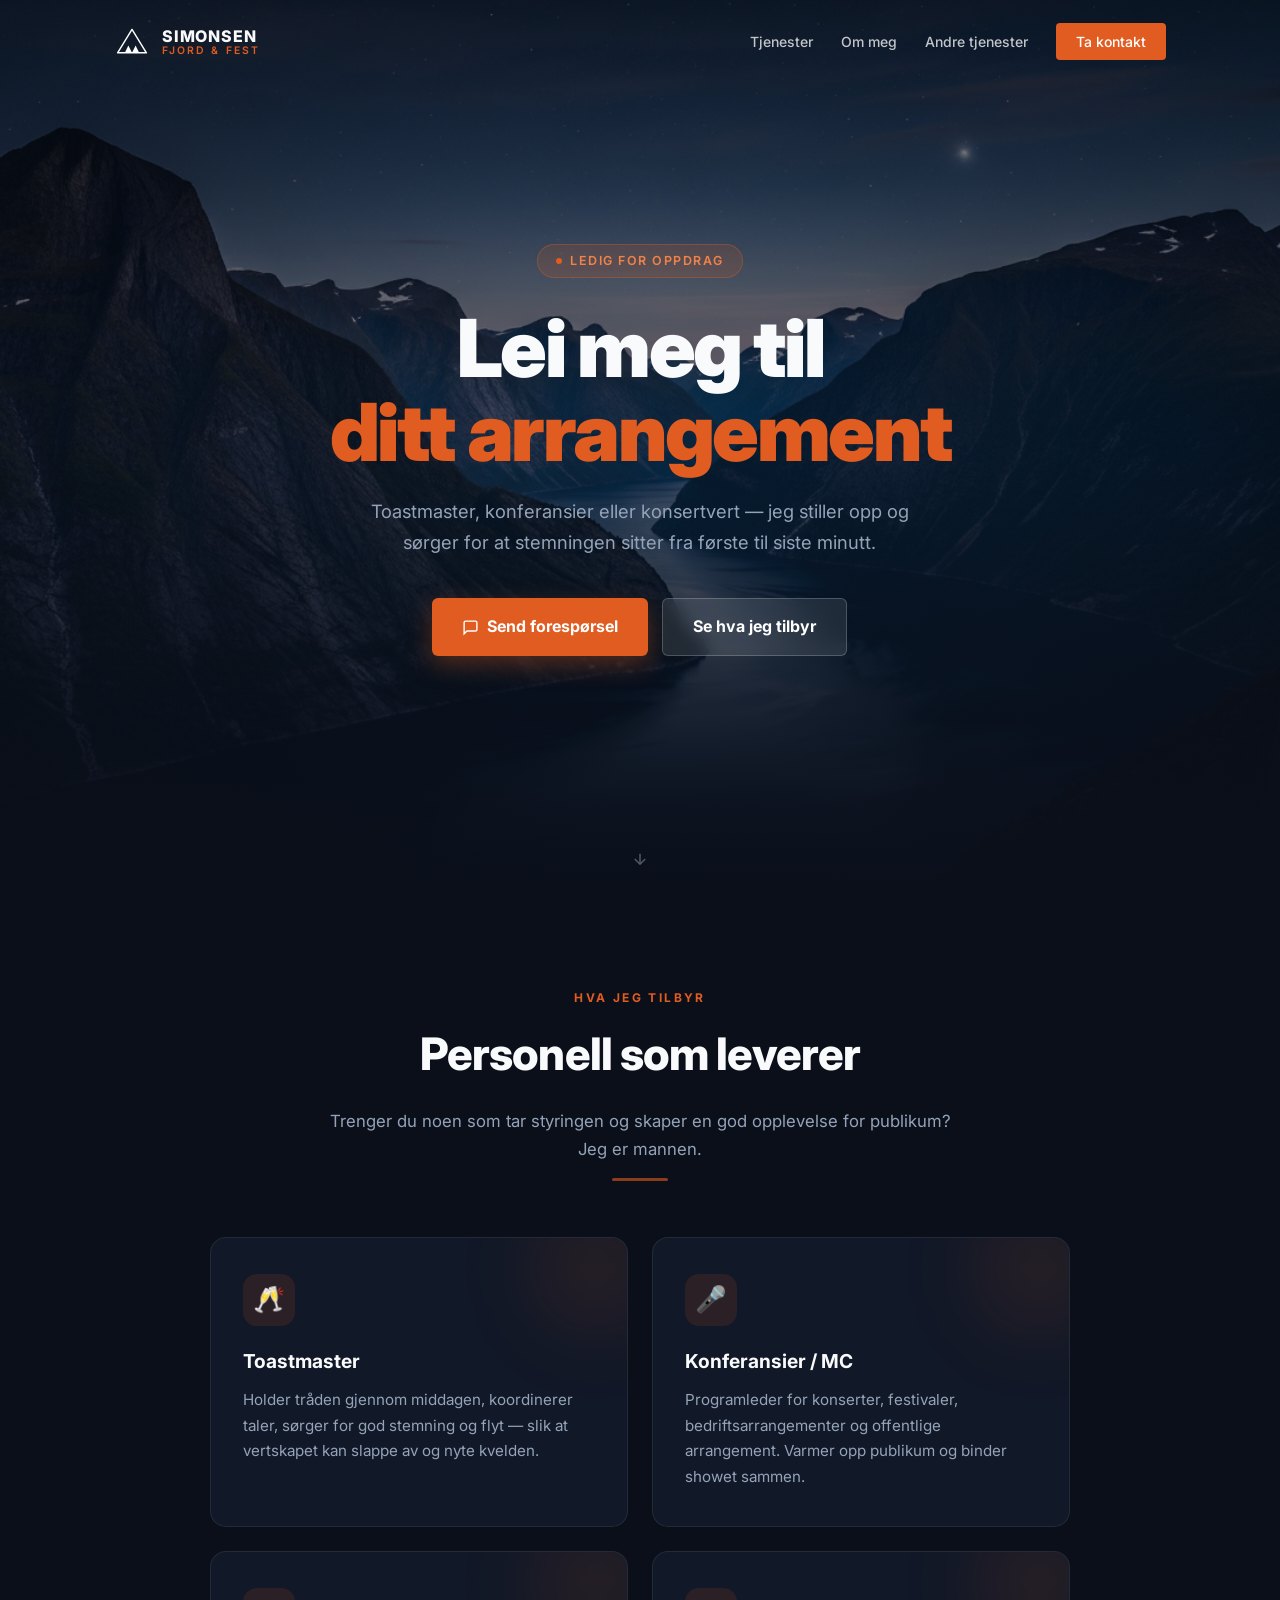
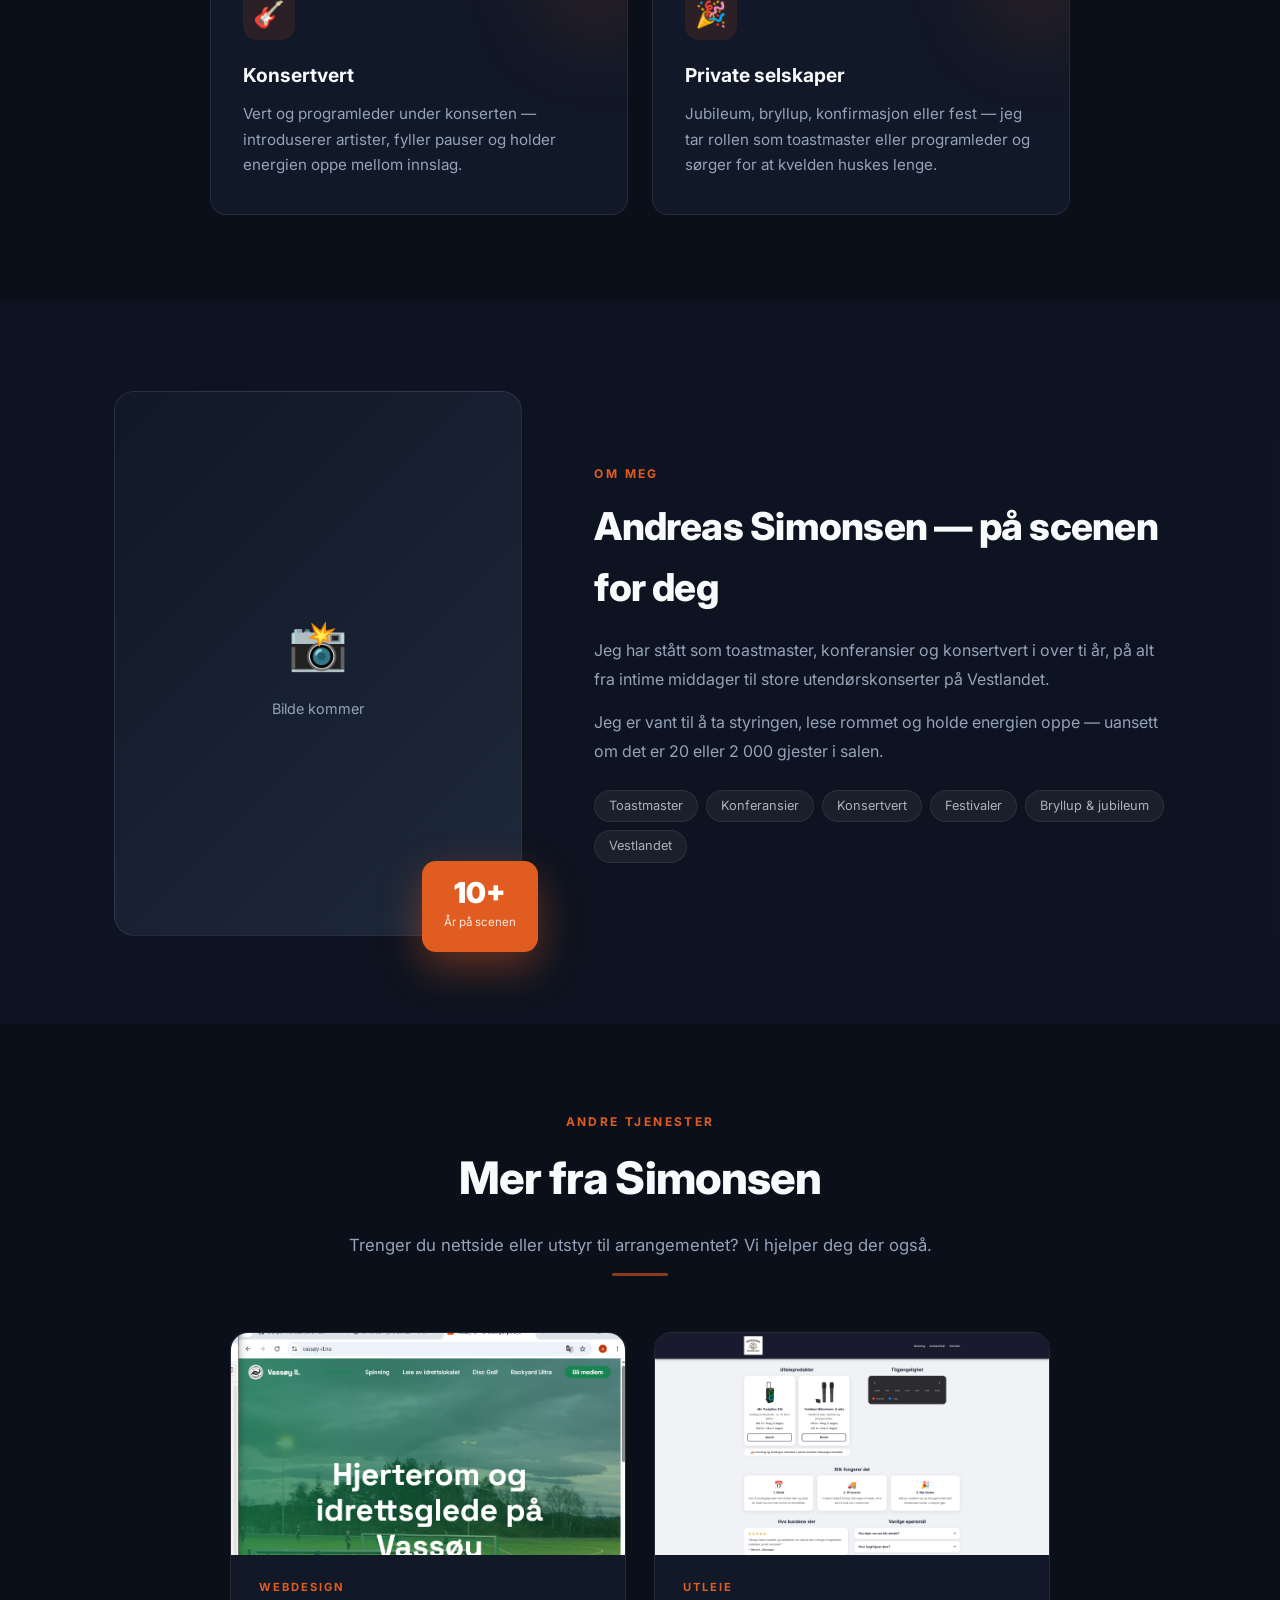
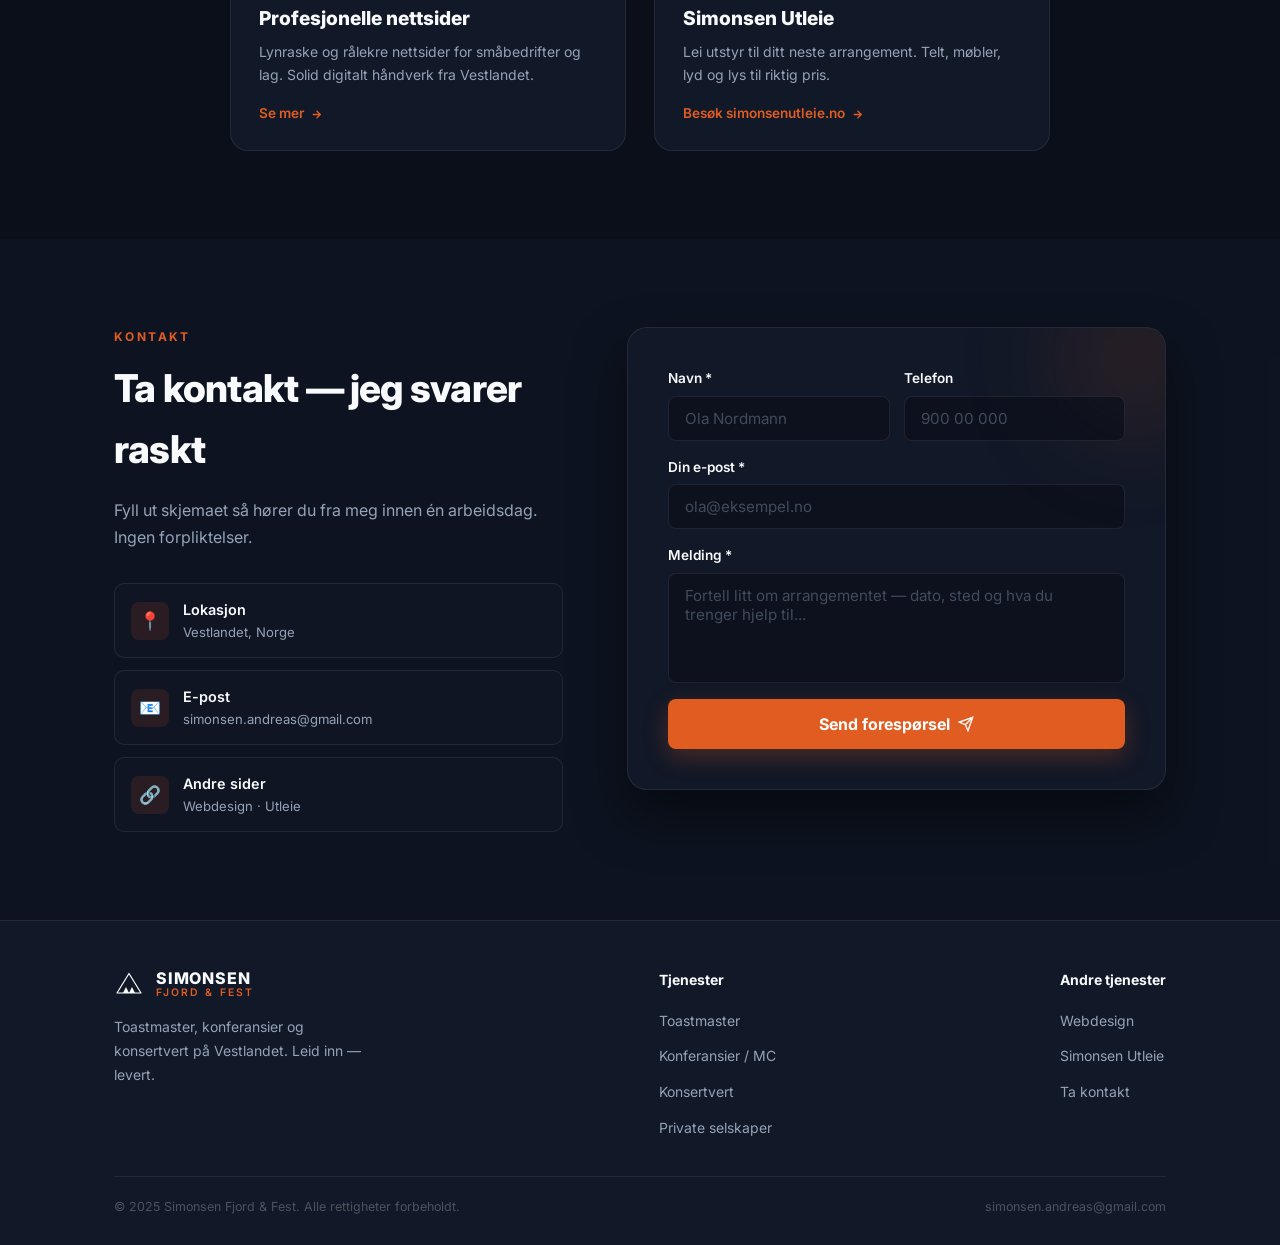
<file: index.html>
<!DOCTYPE html>
<html lang="no">
<head>
  <meta charset="UTF-8">
  <meta name="viewport" content="width=device-width, initial-scale=1.0">
  <title>Simonsen Fjord & Fest — Toastmaster & Konferansier</title>
  <meta name="description" content="Lei meg til ditt arrangement. Toastmaster, konferansier og konsertvert på Vestlandet.">
  <link rel="preconnect" href="https://fonts.googleapis.com">
  <link href="https://fonts.googleapis.com/css2?family=Inter:wght@400;500;600;700;800;900&display=swap" rel="stylesheet">
  <style>
    *, *::before, *::after { box-sizing: border-box; margin: 0; padding: 0; }
    :root {
      --bg: #0a0f1a;
      --card: #111827;
      --primary: #e05c20;
      --primary-hover: #c44d18;
      --primary-light: rgba(224,92,32,0.12);
      --text: #f8fafc;
      --muted: #94a3b8;
      --border: rgba(255,255,255,0.08);
      --shadow: 0 25px 50px rgba(0,0,0,0.5);
    }
    html { scroll-behavior: smooth; }
    body { font-family: 'Inter', sans-serif; background: var(--bg); color: var(--text); line-height: 1.6; }
    .fade-in { opacity: 0; transform: translateY(24px); transition: opacity 0.7s ease, transform 0.7s ease; }
    .fade-in.visible { opacity: 1; transform: none; }
    .delay-1 { transition-delay: 0.1s; }
    .delay-2 { transition-delay: 0.2s; }
    .delay-3 { transition-delay: 0.3s; }
    .container { max-width: 1100px; margin: 0 auto; padding: 0 24px; }
    .section { padding: 88px 0; }

    /* NAV */
    nav { position: fixed; top: 0; left: 0; right: 0; z-index: 100; padding: 24px 0; transition: all 0.3s; }
    nav.scrolled { background: rgba(10,15,26,0.92); backdrop-filter: blur(16px); padding: 16px 0; border-bottom: 1px solid var(--border); }
    .nav-inner { display: flex; align-items: center; justify-content: space-between; }
    .logo { display: flex; align-items: center; gap: 12px; text-decoration: none; color: var(--text); }
    .logo-text { display: flex; flex-direction: column; line-height: 1; }
    .logo-name { font-weight: 800; font-size: 1rem; letter-spacing: 0.05em; }
    .logo-sub { font-size: 0.65rem; font-weight: 600; letter-spacing: 0.2em; color: var(--primary); margin-top: 2px; }
    .nav-links { display: flex; align-items: center; gap: 28px; list-style: none; }
    .nav-links a { text-decoration: none; color: rgba(255,255,255,0.75); font-size: 0.875rem; font-weight: 500; transition: color 0.2s; }
    .nav-links a:hover { color: #fff; }
    .nav-cta { background: var(--primary) !important; color: #fff !important; padding: 10px 20px !important; border-radius: 4px; }
    .nav-cta:hover { background: var(--primary-hover) !important; }

    /* HERO */
    #hjem { min-height: 100vh; display: flex; align-items: center; justify-content: center; text-align: center; position: relative; overflow: hidden; }
    .hero-bg { position: absolute; inset: 0; background: url('images/hero-fjord.png') center/cover no-repeat; }
    .hero-overlay { position: absolute; inset: 0; background: linear-gradient(to bottom, rgba(10,15,26,0.5) 0%, rgba(10,15,26,0.55) 50%, rgba(10,15,26,0.95) 90%, rgba(10,15,26,1) 100%); }
    .hero-content { position: relative; z-index: 2; max-width: 800px; margin: 0 auto; padding: 0 24px; }
    .hero-badge { display: inline-flex; align-items: center; gap: 8px; background: rgba(224,92,32,0.15); border: 1px solid rgba(224,92,32,0.35); border-radius: 999px; padding: 6px 18px; font-size: 0.78rem; font-weight: 600; letter-spacing: 0.12em; text-transform: uppercase; color: #f0834a; margin-bottom: 28px; }
    .hero-badge span { width: 6px; height: 6px; background: #e05c20; border-radius: 50%; animation: pulse-dot 2s ease infinite; }
    @keyframes pulse-dot { 0%,100%{opacity:1;transform:scale(1)} 50%{opacity:0.5;transform:scale(1.4)} }
    .hero-content h1 { font-size: clamp(2.6rem, 6.5vw, 5rem); font-weight: 900; line-height: 1.05; margin-bottom: 22px; letter-spacing: -0.03em; }
    .hero-content h1 em { font-style: normal; color: var(--primary); }
    .hero-content p { font-size: 1.15rem; color: var(--muted); max-width: 560px; margin: 0 auto 40px; line-height: 1.7; }
    .hero-buttons { display: flex; gap: 14px; justify-content: center; flex-wrap: wrap; }
    .btn { display: inline-flex; align-items: center; gap: 8px; padding: 15px 30px; border-radius: 6px; font-weight: 700; font-size: 1rem; text-decoration: none; transition: all 0.2s; cursor: pointer; border: none; font-family: inherit; }
    .btn-primary { background: var(--primary); color: #fff; box-shadow: 0 8px 24px rgba(224,92,32,0.35); }
    .btn-primary:hover { background: var(--primary-hover); transform: translateY(-2px); }
    .btn-secondary { background: rgba(255,255,255,0.1); color: #fff; border: 1px solid rgba(255,255,255,0.2); backdrop-filter: blur(8px); }
    .btn-secondary:hover { background: rgba(255,255,255,0.16); transform: translateY(-2px); }
    .hero-scroll { position: absolute; bottom: 32px; left: 50%; transform: translateX(-50%); color: rgba(255,255,255,0.3); font-size: 0.75rem; display: flex; flex-direction: column; align-items: center; gap: 6px; animation: bounce 2s infinite; }
    @keyframes bounce { 0%,100%{transform:translateX(-50%) translateY(0)} 50%{transform:translateX(-50%) translateY(8px)} }

    /* SECTION HEADER */
    .section-header { text-align: center; max-width: 640px; margin: 0 auto 56px; }
    .section-eyebrow { font-size: 0.75rem; font-weight: 700; letter-spacing: 0.2em; text-transform: uppercase; color: var(--primary); margin-bottom: 12px; }
    .section-header h2 { font-size: clamp(1.8rem, 3.5vw, 2.8rem); font-weight: 800; margin-bottom: 16px; letter-spacing: -0.02em; }
    .section-header p { color: var(--muted); font-size: 1.05rem; line-height: 1.7; }
    .section-divider { width: 56px; height: 3px; background: var(--primary); border-radius: 2px; margin: 14px auto 0; opacity: 0.6; }

    /* SERVICES */
    #tjenester { background: var(--bg); }
    .services-grid { display: grid; grid-template-columns: repeat(2, 1fr); gap: 24px; max-width: 860px; margin: 0 auto; }
    .service-card { padding: 36px 32px; background: var(--card); border: 1px solid var(--border); border-radius: 16px; position: relative; overflow: hidden; transition: border-color 0.25s, transform 0.25s; }
    .service-card:hover { border-color: rgba(224,92,32,0.45); transform: translateY(-4px); }
    .service-card::before { content: ''; position: absolute; top: -30px; right: -30px; width: 120px; height: 120px; background: var(--primary-light); border-radius: 50%; filter: blur(40px); }
    .service-icon { width: 52px; height: 52px; border-radius: 14px; background: var(--primary-light); display: flex; align-items: center; justify-content: center; margin-bottom: 20px; font-size: 1.6rem; }
    .service-card h3 { font-size: 1.2rem; font-weight: 700; margin-bottom: 10px; }
    .service-card p { color: var(--muted); line-height: 1.7; font-size: 0.95rem; }

    /* ABOUT */
    #om-meg { background: rgba(17,24,39,0.5); }
    .about-grid { display: grid; grid-template-columns: 1fr 1.4fr; gap: 72px; align-items: center; }
    .about-image-wrap { position: relative; }
    .about-image-placeholder { width: 100%; aspect-ratio: 3/4; border-radius: 20px; background: linear-gradient(135deg, #111827, #1e293b); border: 1px solid var(--border); display: flex; flex-direction: column; align-items: center; justify-content: center; gap: 14px; color: var(--muted); font-size: 0.9rem; }
    .about-image-placeholder span { font-size: 3rem; }
    .about-image-wrap img { width: 100%; aspect-ratio: 3/4; border-radius: 20px; border: 1px solid var(--border); object-fit: cover; display: block; }
    .about-badge { position: absolute; bottom: -16px; right: -16px; background: var(--primary); color: #fff; border-radius: 14px; padding: 18px 22px; text-align: center; box-shadow: 0 16px 40px rgba(224,92,32,0.4); }
    .about-badge strong { display: block; font-size: 1.8rem; font-weight: 900; line-height: 1; }
    .about-badge span { font-size: 0.72rem; opacity: 0.85; }
    .about-text h2 { font-size: clamp(1.8rem, 3vw, 2.5rem); font-weight: 800; margin-bottom: 18px; letter-spacing: -0.02em; }
    .about-text > p { color: var(--muted); font-size: 1rem; line-height: 1.8; margin-bottom: 14px; }
    .about-tags { display: flex; flex-wrap: wrap; gap: 8px; margin-top: 24px; }
    .tag { background: rgba(255,255,255,0.05); border: 1px solid var(--border); border-radius: 999px; padding: 5px 14px; font-size: 0.8rem; color: rgba(255,255,255,0.65); }

    /* OTHER SERVICES */
    #andre-tjenester { background: var(--bg); }
    .other-grid { display: grid; grid-template-columns: repeat(2, 1fr); gap: 28px; max-width: 820px; margin: 0 auto; }
    .other-card { background: var(--card); border: 1px solid var(--border); border-radius: 18px; overflow: hidden; text-decoration: none; color: var(--text); transition: border-color 0.25s, transform 0.25s; display: block; }
    .other-card:hover { border-color: rgba(224,92,32,0.45); transform: translateY(-4px); }
    .other-card-image { aspect-ratio: 16/9; overflow: hidden; background: #0d1117; }
    .other-card-image img { width: 100%; height: 100%; object-fit: cover; object-position: top; transition: transform 0.5s; display: block; }
    .other-card:hover .other-card-image img { transform: scale(1.04); }
    .other-card-icon { width: 100%; height: 100%; display: flex; align-items: center; justify-content: center; font-size: 4rem; background: linear-gradient(135deg, #111827, #1e293b); }
    .other-card-body { padding: 24px 28px; }
    .other-card-label { font-size: 0.7rem; font-weight: 700; letter-spacing: 0.18em; text-transform: uppercase; color: var(--primary); margin-bottom: 6px; }
    .other-card-body h3 { font-size: 1.2rem; font-weight: 800; margin-bottom: 8px; }
    .other-card-body p { font-size: 0.875rem; color: var(--muted); line-height: 1.6; margin-bottom: 14px; }
    .other-card-link { display: inline-flex; align-items: center; gap: 6px; font-size: 0.85rem; font-weight: 600; color: var(--primary); }

    /* CONTACT */
    #kontakt { background: rgba(17,24,39,0.5); }
    .contact-grid { display: grid; grid-template-columns: 1fr 1.2fr; gap: 64px; align-items: start; }
    .contact-left h2 { font-size: clamp(1.8rem, 3vw, 2.5rem); font-weight: 800; margin-bottom: 16px; letter-spacing: -0.02em; }
    .contact-left > p { color: var(--muted); font-size: 1rem; margin-bottom: 32px; line-height: 1.7; }
    .contact-points { display: flex; flex-direction: column; gap: 12px; }
    .contact-point { display: flex; align-items: center; gap: 14px; padding: 14px 16px; background: rgba(17,24,39,0.6); border: 1px solid var(--border); border-radius: 10px; }
    .contact-point-icon { width: 38px; height: 38px; background: var(--primary-light); border-radius: 8px; display: flex; align-items: center; justify-content: center; font-size: 1.1rem; flex-shrink: 0; }
    .contact-point h4 { font-weight: 600; font-size: 0.9rem; margin-bottom: 1px; }
    .contact-point p { font-size: 0.82rem; color: var(--muted); }
    .contact-point a { color: var(--muted); text-decoration: none; }
    .contact-point a:hover { color: #fff; }
    .contact-form-wrapper { background: var(--card); border: 1px solid var(--border); border-radius: 20px; padding: 40px; box-shadow: var(--shadow); position: relative; overflow: hidden; }
    .contact-form-wrapper::before { content: ''; position: absolute; top: -50px; right: -50px; width: 160px; height: 160px; background: var(--primary-light); border-radius: 50%; filter: blur(50px); }
    .form-group { display: flex; flex-direction: column; gap: 6px; margin-bottom: 16px; position: relative; z-index: 1; }
    .form-group label { font-size: 0.85rem; font-weight: 600; }
    .form-group input, .form-group textarea { background: rgba(10,15,26,0.7); border: 1px solid var(--border); border-radius: 8px; padding: 12px 16px; color: var(--text); font-family: inherit; font-size: 0.95rem; transition: border-color 0.2s; outline: none; width: 100%; }
    .form-group input:focus, .form-group textarea:focus { border-color: var(--primary); }
    .form-group textarea { resize: none; min-height: 110px; }
    .form-row { display: grid; grid-template-columns: 1fr 1fr; gap: 14px; }
    .btn-submit { width: 100%; padding: 15px; background: var(--primary); color: #fff; border: none; border-radius: 8px; font-size: 1rem; font-weight: 700; cursor: pointer; display: flex; align-items: center; justify-content: center; gap: 8px; transition: all 0.2s; font-family: inherit; box-shadow: 0 8px 24px rgba(224,92,32,0.28); position: relative; z-index: 1; }
    .btn-submit:hover { background: var(--primary-hover); transform: translateY(-2px); }
    .success-message { display: none; position: absolute; inset: 0; background: var(--card); z-index: 10; flex-direction: column; align-items: center; justify-content: center; text-align: center; padding: 40px; border-radius: 20px; }
    .success-message.show { display: flex; }
    .success-icon { font-size: 3rem; margin-bottom: 16px; }
    .success-message h3 { font-size: 1.6rem; font-weight: 800; margin-bottom: 10px; }
    .success-message p { color: var(--muted); }

    /* FOOTER */
    footer { background: var(--card); border-top: 1px solid var(--border); padding: 48px 0 28px; }
    .footer-inner { display: flex; justify-content: space-between; align-items: flex-start; gap: 40px; flex-wrap: wrap; margin-bottom: 36px; }
    .footer-desc { color: var(--muted); font-size: 0.875rem; max-width: 260px; line-height: 1.7; margin-top: 16px; }
    .footer-col h4 { font-weight: 700; margin-bottom: 16px; font-size: 0.875rem; }
    .footer-col ul { list-style: none; display: flex; flex-direction: column; gap: 10px; }
    .footer-col a { text-decoration: none; color: var(--muted); font-size: 0.875rem; transition: color 0.2s; }
    .footer-col a:hover { color: var(--primary); }
    .footer-bottom { border-top: 1px solid var(--border); padding-top: 20px; display: flex; justify-content: space-between; align-items: center; flex-wrap: wrap; gap: 10px; }
    .footer-bottom p { font-size: 0.78rem; color: rgba(255,255,255,0.25); }

    /* MOBILE */
    @media (max-width: 768px) {
      .nav-links { display: none; }
      .services-grid, .other-grid, .contact-grid { grid-template-columns: 1fr; }
      .about-grid { grid-template-columns: 1fr; gap: 48px; }
      .about-badge { bottom: 12px; right: 12px; }
      .form-row { grid-template-columns: 1fr; }
      .footer-inner { flex-direction: column; gap: 28px; }
    }
    ::placeholder { color: rgba(148,163,184,0.4); }
  </style>
</head>
<body>

<!-- NAV -->
<nav id="navbar">
  <div class="container">
    <div class="nav-inner">
      <a href="#hjem" class="logo">
        <svg width="36" height="36" viewBox="0 0 100 100" fill="none">
          <path d="M50 15L90 80H10L50 15Z" stroke="white" stroke-width="4" stroke-linejoin="round"/>
          <path d="M30 80L40 60L50 80H30Z" fill="white"/>
          <path d="M70 80L60 60L50 80H70Z" fill="white"/>
        </svg>
        <div class="logo-text">
          <span class="logo-name">SIMONSEN</span>
          <span class="logo-sub">FJORD & FEST</span>
        </div>
      </a>
      <ul class="nav-links">
        <li><a href="#tjenester">Tjenester</a></li>
        <li><a href="#om-meg">Om meg</a></li>
        <li><a href="#andre-tjenester">Andre tjenester</a></li>
        <li><a href="#kontakt" class="nav-cta">Ta kontakt</a></li>
      </ul>
    </div>
  </div>
</nav>

<!-- HERO -->
<section id="hjem">
  <div class="hero-bg"></div>
  <div class="hero-overlay"></div>
  <div class="hero-content">
    <div class="hero-badge fade-in"><span></span>Ledig for oppdrag</div>
    <h1 class="fade-in delay-1">Lei meg til<br><em>ditt arrangement</em></h1>
    <p class="fade-in delay-2">Toastmaster, konferansier eller konsertvert — jeg stiller opp og sørger for at stemningen sitter fra første til siste minutt.</p>
    <div class="hero-buttons fade-in delay-3">
      <a href="#kontakt" class="btn btn-primary">
        <svg width="17" height="17" fill="none" stroke="currentColor" stroke-width="2" viewBox="0 0 24 24"><path d="M21 15a2 2 0 0 1-2 2H7l-4 4V5a2 2 0 0 1 2-2h14a2 2 0 0 1 2 2z"/></svg>
        Send forespørsel
      </a>
      <a href="#tjenester" class="btn btn-secondary">Se hva jeg tilbyr</a>
    </div>
  </div>
  <div class="hero-scroll">
    <svg width="18" height="18" fill="none" stroke="currentColor" stroke-width="2" viewBox="0 0 24 24"><path d="M12 5v14M5 12l7 7 7-7"/></svg>
  </div>
</section>

<!-- TJENESTER -->
<section id="tjenester" class="section">
  <div class="container">
    <div class="section-header fade-in">
      <div class="section-eyebrow">Hva jeg tilbyr</div>
      <h2>Personell som leverer</h2>
      <p>Trenger du noen som tar styringen og skaper en god opplevelse for publikum? Jeg er mannen.</p>
      <div class="section-divider"></div>
    </div>
    <div class="services-grid">
      <div class="service-card fade-in">
        <div class="service-icon">🥂</div>
        <h3>Toastmaster</h3>
        <p>Holder tråden gjennom middagen, koordinerer taler, sørger for god stemning og flyt — slik at vertskapet kan slappe av og nyte kvelden.</p>
      </div>
      <div class="service-card fade-in delay-1">
        <div class="service-icon">🎤</div>
        <h3>Konferansier / MC</h3>
        <p>Programleder for konserter, festivaler, bedriftsarrangementer og offentlige arrangement. Varmer opp publikum og binder showet sammen.</p>
      </div>
      <div class="service-card fade-in delay-2">
        <div class="service-icon">🎸</div>
        <h3>Konsertvert</h3>
        <p>Vert og programleder under konserten — introduserer artister, fyller pauser og holder energien oppe mellom innslag.</p>
      </div>
      <div class="service-card fade-in delay-3">
        <div class="service-icon">🎉</div>
        <h3>Private selskaper</h3>
        <p>Jubileum, bryllup, konfirmasjon eller fest — jeg tar rollen som toastmaster eller programleder og sørger for at kvelden huskes lenge.</p>
      </div>
    </div>
  </div>
</section>

<!-- OM MEG -->
<section id="om-meg" class="section">
  <div class="container">
    <div class="about-grid">
      <div class="about-image-wrap fade-in">
        <!-- Bytt ut placeholder: legg bilde i images/-mappen og bruk <img src="images/ditt-bilde.jpg"> -->
        <div class="about-image-placeholder">
          <span>📸</span>
          <p>Bilde kommer</p>
        </div>
        <div class="about-badge">
          <strong>10+</strong>
          <span>År på scenen</span>
        </div>
      </div>
      <div class="about-text fade-in delay-2">
        <div class="section-eyebrow">Om meg</div>
        <h2>Andreas Simonsen — på scenen for deg</h2>
        <p>Jeg har stått som toastmaster, konferansier og konsertvert i over ti år, på alt fra intime middager til store utendørskonserter på Vestlandet.</p>
        <p>Jeg er vant til å ta styringen, lese rommet og holde energien oppe — uansett om det er 20 eller 2 000 gjester i salen.</p>
        <div class="about-tags">
          <span class="tag">Toastmaster</span>
          <span class="tag">Konferansier</span>
          <span class="tag">Konsertvert</span>
          <span class="tag">Festivaler</span>
          <span class="tag">Bryllup & jubileum</span>
          <span class="tag">Vestlandet</span>
        </div>
      </div>
    </div>
  </div>
</section>

<!-- ANDRE TJENESTER -->
<section id="andre-tjenester" class="section">
  <div class="container">
    <div class="section-header fade-in">
      <div class="section-eyebrow">Andre tjenester</div>
      <h2>Mer fra Simonsen</h2>
      <p>Trenger du nettside eller utstyr til arrangementet? Vi hjelper deg der også.</p>
      <div class="section-divider"></div>
    </div>
    <div class="other-grid">
      <a href="web.html" class="other-card fade-in">
        <div class="other-card-image">
          <img src="images/screenshot-vassoy-il.png" alt="Nettsider" onerror="this.parentElement.innerHTML='<div class=\'other-card-icon\'>💻</div>'">
        </div>
        <div class="other-card-body">
          <div class="other-card-label">Webdesign</div>
          <h3>Profesjonelle nettsider</h3>
          <p>Lynraske og rålekre nettsider for småbedrifter og lag. Solid digitalt håndverk fra Vestlandet.</p>
          <span class="other-card-link">Se mer <svg width="13" height="13" fill="none" stroke="currentColor" stroke-width="2.5" viewBox="0 0 24 24"><path d="M5 12h14M12 5l7 7-7 7"/></svg></span>
        </div>
      </a>
      <a href="https://simonsenutleie.no" target="_blank" rel="noopener" class="other-card fade-in delay-1">
        <div class="other-card-image">
          <img src="images/screenshot-simonsenutleie.png" alt="Simonsen Utleie" onerror="this.parentElement.innerHTML='<div class=\'other-card-icon\'>🏕️</div>'">
        </div>
        <div class="other-card-body">
          <div class="other-card-label">Utleie</div>
          <h3>Simonsen Utleie</h3>
          <p>Lei utstyr til ditt neste arrangement. Telt, møbler, lyd og lys til riktig pris.</p>
          <span class="other-card-link">Besøk simonsenutleie.no <svg width="13" height="13" fill="none" stroke="currentColor" stroke-width="2.5" viewBox="0 0 24 24"><path d="M5 12h14M12 5l7 7-7 7"/></svg></span>
        </div>
      </a>
    </div>
  </div>
</section>

<!-- KONTAKT -->
<section id="kontakt" class="section">
  <div class="container">
    <div class="contact-grid">
      <div class="contact-left fade-in">
        <div class="section-eyebrow">Kontakt</div>
        <h2>Ta kontakt — jeg svarer raskt</h2>
        <p>Fyll ut skjemaet så hører du fra meg innen én arbeidsdag. Ingen forpliktelser.</p>
        <div class="contact-points">
          <div class="contact-point">
            <div class="contact-point-icon">📍</div>
            <div>
              <h4>Lokasjon</h4>
              <p>Vestlandet, Norge</p>
            </div>
          </div>
          <div class="contact-point">
            <div class="contact-point-icon">📧</div>
            <div>
              <h4>E-post</h4>
              <p><a href="mailto:simonsen.andreas@gmail.com">simonsen.andreas@gmail.com</a></p>
            </div>
          </div>
          <div class="contact-point">
            <div class="contact-point-icon">🔗</div>
            <div>
              <h4>Andre sider</h4>
              <p><a href="web.html">Webdesign</a> · <a href="https://simonsenutleie.no" target="_blank">Utleie</a></p>
            </div>
          </div>
        </div>
      </div>
      <div class="fade-in delay-2">
        <div class="contact-form-wrapper">
          <div class="success-message" id="success">
            <div class="success-icon">✅</div>
            <h3>Takk for meldingen!</h3>
            <p>Jeg tar kontakt innen én arbeidsdag.</p>
          </div>
          <form id="contact-form">
            <div class="form-row">
              <div class="form-group">
                <label>Navn *</label>
                <input type="text" id="f-name" placeholder="Ola Nordmann" required>
              </div>
              <div class="form-group">
                <label>Telefon</label>
                <input type="tel" id="f-phone" placeholder="900 00 000">
              </div>
            </div>
            <div class="form-group">
              <label>Din e-post *</label>
              <input type="email" id="f-email" placeholder="ola@eksempel.no" required>
            </div>
            <div class="form-group">
              <label>Melding *</label>
              <textarea id="f-msg" placeholder="Fortell litt om arrangementet — dato, sted og hva du trenger hjelp til..." required></textarea>
            </div>
            <button type="submit" class="btn-submit">
              Send forespørsel
              <svg width="16" height="16" fill="none" stroke="currentColor" stroke-width="2" viewBox="0 0 24 24"><path d="M22 2L11 13M22 2l-7 20-4-9-9-4 20-7z"/></svg>
            </button>
          </form>
        </div>
      </div>
    </div>
  </div>
</section>

<!-- FOOTER -->
<footer>
  <div class="container">
    <div class="footer-inner">
      <div>
        <a href="#hjem" class="logo">
          <svg width="30" height="30" viewBox="0 0 100 100" fill="none">
            <path d="M50 15L90 80H10L50 15Z" stroke="white" stroke-width="4" stroke-linejoin="round"/>
            <path d="M30 80L40 60L50 80H30Z" fill="white"/>
            <path d="M70 80L60 60L50 80H70Z" fill="white"/>
          </svg>
          <div class="logo-text">
            <span class="logo-name">SIMONSEN</span>
            <span class="logo-sub">FJORD & FEST</span>
          </div>
        </a>
        <p class="footer-desc">Toastmaster, konferansier og konsertvert på Vestlandet. Leid inn — levert.</p>
      </div>
      <div class="footer-col">
        <h4>Tjenester</h4>
        <ul>
          <li><a href="#tjenester">Toastmaster</a></li>
          <li><a href="#tjenester">Konferansier / MC</a></li>
          <li><a href="#tjenester">Konsertvert</a></li>
          <li><a href="#tjenester">Private selskaper</a></li>
        </ul>
      </div>
      <div class="footer-col">
        <h4>Andre tjenester</h4>
        <ul>
          <li><a href="web.html">Webdesign</a></li>
          <li><a href="https://simonsenutleie.no" target="_blank">Simonsen Utleie</a></li>
          <li><a href="#kontakt">Ta kontakt</a></li>
        </ul>
      </div>
    </div>
    <div class="footer-bottom">
      <p>© 2025 Simonsen Fjord & Fest. Alle rettigheter forbeholdt.</p>
      <p><a href="mailto:simonsen.andreas@gmail.com" style="color:inherit;text-decoration:none;">simonsen.andreas@gmail.com</a></p>
    </div>
  </div>
</footer>

<script>
// Scroll fade-in
const observer = new IntersectionObserver(entries => {
  entries.forEach(e => { if (e.isIntersecting) e.target.classList.add('visible'); });
}, { threshold: 0.1 });
document.querySelectorAll('.fade-in').forEach(el => observer.observe(el));

// Nav scroll
window.addEventListener('scroll', () => {
  document.getElementById('navbar').classList.toggle('scrolled', window.scrollY > 60);
});

// Contact form → åpner e-postklient med utfylt melding
document.getElementById('contact-form').addEventListener('submit', function(e) {
  e.preventDefault();
  const name  = document.getElementById('f-name').value;
  const phone = document.getElementById('f-phone').value;
  const email = document.getElementById('f-email').value;
  const msg   = document.getElementById('f-msg').value;
  const subject = encodeURIComponent('Forespørsel fra ' + name);
  const body = encodeURIComponent(
    'Navn: ' + name + '\n' +
    'Telefon: ' + (phone || '—') + '\n' +
    'E-post: ' + email + '\n\n' +
    msg
  );
  window.location.href = 'mailto:simonsen.andreas@gmail.com?subject=' + subject + '&body=' + body;
  document.getElementById('success').classList.add('show');
});
</script>
</body>
</html>
</file>
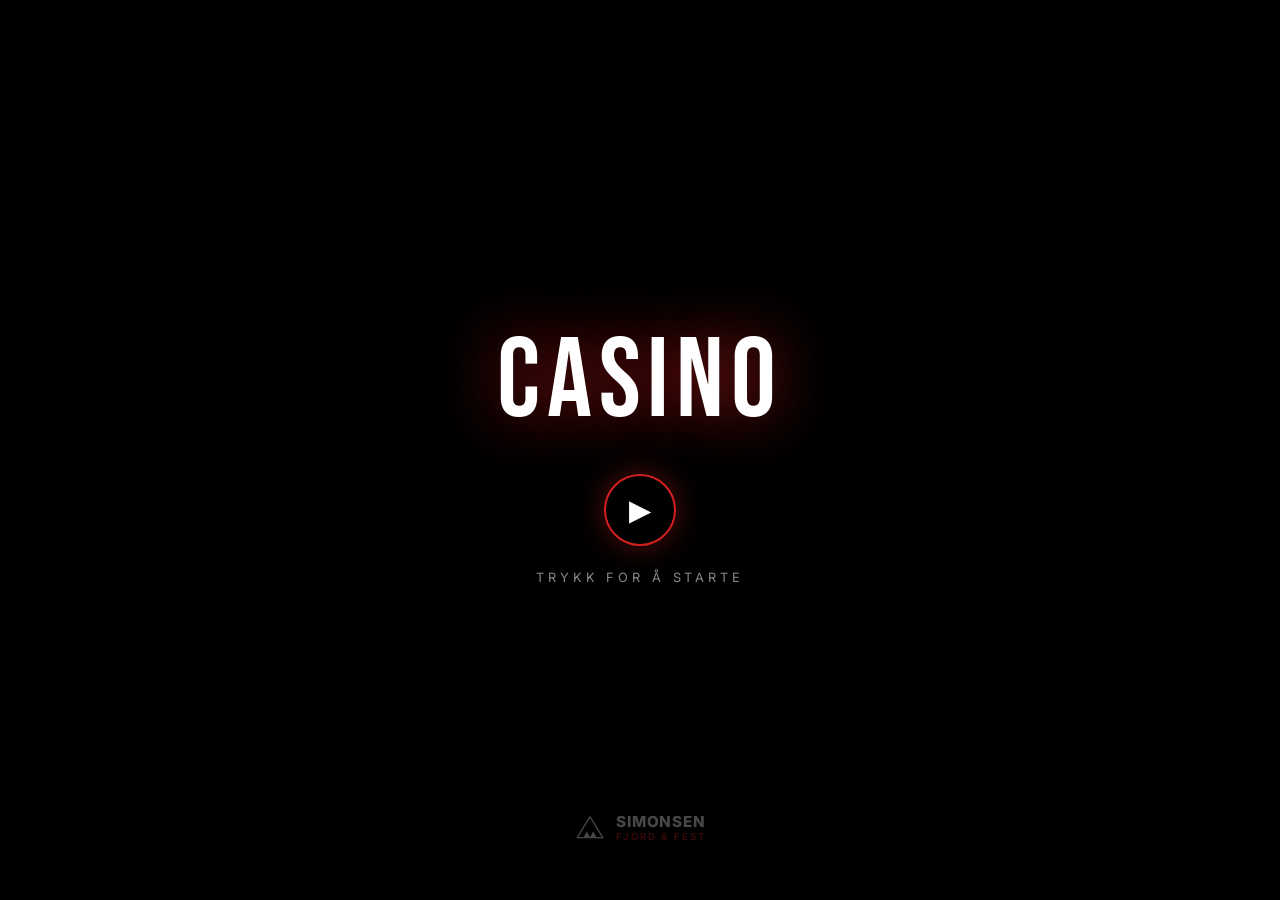
<file: casino.html>
<!DOCTYPE html>
<html lang="no">
<head>
  <meta charset="UTF-8">
  <meta name="viewport" content="width=device-width, initial-scale=1.0">
  <title>CASINO — Simonsen Fjord & Fest</title>
  <style>
    @import url('https://fonts.googleapis.com/css2?family=Bebas+Neue&family=Inter:wght@400;600;700&display=swap');
    * { margin: 0; padding: 0; box-sizing: border-box; }
    :root { --red: #d42020; --red-glow: rgba(212,32,32,0.7); }
    html, body { width: 100%; height: 100%; overflow: hidden; background: #000; }

    /* ── YouTube-overlay ── */
    #video-overlay {
      position: fixed; inset: 0; z-index: 100;
      background: #000;
      display: flex; align-items: center; justify-content: center;
      transition: opacity 1.2s ease;
    }
    /* Fullscreen YT-cover (16:9 → dekker alltid hele viewporten) */
    #yt-wrap {
      position: absolute; inset: 0; overflow: hidden;
      pointer-events: none;
    }
    #yt-wrap iframe {
      position: absolute;
      /* Dekker hele skjermen uansett aspect ratio */
      width: 100vw; height: 56.25vw;      /* 16:9 basert på bredde */
      min-height: 100vh; min-width: 177.78vh; /* 16:9 basert på høyde */
      top: 50%; left: 50%;
      transform: translate(-50%, -50%);
      border: none;
    }
    /* Svart maske over bunnen der teksting vises */
    #subtitle-mask {
      position: absolute; bottom: 0; left: 0; right: 0;
      height: 16%; background: #000;
      pointer-events: none; z-index: 5;
    }
    /* Logo i det svarte feltet nederst */
    #subtitle-mask {
      display: flex; align-items: center; justify-content: center;
    }
    #video-logo {
      display: flex; align-items: center; gap: 10px;
      pointer-events: none;
    }
    #video-logo .logo-text { display: flex; flex-direction: column; line-height: 1; }
    #video-logo .logo-name {
      font-family: 'Inter', sans-serif; font-weight: 800;
      font-size: 0.95rem; letter-spacing: 0.06em; color: #fff;
    }
    #video-logo .logo-sub {
      font-family: 'Inter', sans-serif; font-weight: 600;
      font-size: 0.6rem; letter-spacing: 0.22em;
      color: #d42020; margin-top: 3px;
    }

    /* Klikk-for-å-starte-skjerm */
    #tap-screen {
      position: absolute; inset: 0; z-index: 10;
      display: flex; flex-direction: column;
      align-items: center; justify-content: center;
      gap: 24px; cursor: pointer;
      background: rgba(0,0,0,0.72);
      transition: opacity 0.4s ease;
    }
    #tap-screen .tap-logo {
      font-family: 'Bebas Neue', sans-serif;
      font-size: clamp(3rem, 12vw, 7rem);
      letter-spacing: 0.06em; color: #fff;
      text-shadow: 0 0 60px var(--red-glow);
    }
    #tap-screen .tap-hint {
      font-family: 'Inter', sans-serif;
      font-size: 0.8rem; letter-spacing: 0.3em;
      text-transform: uppercase; color: #888;
      animation: blink 1.8s ease-in-out infinite;
    }
    @keyframes blink { 0%,100%{opacity:0.4} 50%{opacity:1} }
    #tap-screen .tap-play-btn {
      width: 72px; height: 72px; border-radius: 50%;
      border: 2px solid var(--red);
      display: flex; align-items: center; justify-content: center;
      font-size: 1.8rem; color: #fff;
      box-shadow: 0 0 30px rgba(212,32,32,0.4);
      transition: transform 0.2s, box-shadow 0.2s;
    }
    #tap-screen:hover .tap-play-btn {
      transform: scale(1.1);
      box-shadow: 0 0 60px rgba(212,32,32,0.7);
    }

    /* ── Casino-intro (skjult til filmen er ferdig) ── */
    #page {
      position: fixed; inset: 0; z-index: 1;
      display: flex; flex-direction: column;
      align-items: center; justify-content: center;
      background: #080808; overflow: hidden;
      opacity: 0; pointer-events: none;
      transition: opacity 1.2s ease;
    }
    #page.visible { opacity: 1; pointer-events: all; }

    #page::before {
      content: ''; position: absolute; inset: 0;
      background: radial-gradient(ellipse 60% 80% at 50% 50%, rgba(220,20,20,0.18) 0%, transparent 70%);
      animation: spotBreath 3s ease-in-out infinite alternate;
    }
    @keyframes spotBreath {
      from { opacity:0.6; transform:scale(1); }
      to   { opacity:1;   transform:scale(1.1); }
    }
    .card-ring { position: absolute; inset: 0; pointer-events: none; }
    .ring-card {
      position: absolute; width: 54px; height: 76px;
      border-radius: 6px; border: 1.5px solid rgba(255,255,255,0.12);
      display: flex; align-items: center; justify-content: center;
      font-family: 'Bebas Neue', sans-serif; font-size: 1.4rem;
      background: rgba(20,20,20,0.9);
      animation: orbitCard linear infinite; transform-origin: 0 0;
    }
    .ring-card.red   { color: #d44; }
    .ring-card.black { color: #fff; }
    @keyframes orbitCard {
      from { transform: rotate(var(--start)) translateX(var(--r)) rotate(calc(-1 * var(--start))); }
      to   { transform: rotate(calc(var(--start) + 360deg)) translateX(var(--r)) rotate(calc(-1 * (var(--start) + 360deg))); }
    }
    .scanlines {
      position: absolute; inset: 0;
      background: repeating-linear-gradient(0deg, transparent, transparent 3px, rgba(0,0,0,0.06) 3px, rgba(0,0,0,0.06) 6px);
      pointer-events: none;
    }
    .intro-title {
      position: relative; z-index: 2; text-align: center;
      display: flex; flex-direction: column; align-items: center;
    }
    .intro-eyebrow {
      font-size: 0.75rem; letter-spacing: 0.35em; text-transform: uppercase;
      color: #888; margin-bottom: 10px;
    }
    .intro-main {
      font-family: 'Bebas Neue', sans-serif; font-size: clamp(4rem,16vw,9rem);
      letter-spacing: 0.04em; line-height: 0.9; color: #fff;
      text-shadow: 0 0 60px var(--red-glow), 0 0 120px rgba(212,32,32,0.3);
    }
    .intro-line2 {
      font-family: 'Bebas Neue', sans-serif; font-size: clamp(1.8rem,6vw,3.4rem);
      letter-spacing: 0.12em; color: var(--red);
      text-shadow: 0 0 30px rgba(212,32,32,0.6);
    }
    .intro-divider {
      width: 80px; height: 2px;
      background: linear-gradient(90deg, transparent, var(--red), transparent);
      margin: 18px 0;
    }
    .intro-tagline {
      font-size: 0.8rem; letter-spacing: 0.2em; text-transform: uppercase; color: #666;
    }
    .intro-sender {
      font-size: 0.7rem; letter-spacing: 0.25em; text-transform: uppercase;
      color: #444; margin-top: 14px;
    }
    .intro-sender span { color: #888; }
    #start-btn {
      position: relative; z-index: 2; margin-top: 44px; padding: 20px 60px;
      font-family: 'Bebas Neue', sans-serif; font-size: 1.6rem; letter-spacing: 0.1em;
      background: transparent; color: #fff; border: 2px solid var(--red);
      border-radius: 4px; cursor: pointer;
      transition: box-shadow 0.2s, transform 0.15s;
      box-shadow: 0 0 20px rgba(212,32,32,0.3); overflow: hidden;
    }
    #start-btn::before {
      content: ''; position: absolute; inset: 0; background: var(--red);
      transform: scaleX(0); transform-origin: left; transition: transform 0.25s ease; z-index: -1;
    }
    #start-btn:hover::before { transform: scaleX(1); }
    #start-btn:hover { box-shadow: 0 0 50px rgba(212,32,32,0.7); transform: translateY(-2px); }
    #start-btn:active { transform: translateY(0); }
    #start-btn::after {
      content: ''; position: absolute; inset: -6px;
      border: 1px solid rgba(212,32,32,0.4); border-radius: 6px;
      animation: btnPulse 2s ease-in-out 0.7s infinite;
    }
    @keyframes btnPulse { 0%,100%{opacity:0.4;transform:scale(1)} 50%{opacity:0;transform:scale(1.06)} }
    .click-hint {
      position: absolute; bottom: 32px; left: 0; right: 0;
      text-align: center; font-size: 0.7rem; letter-spacing: 0.2em;
      text-transform: uppercase; color: #333;
    }
  </style>
</head>
<body>

<audio id="bg-music" src="simonsen-fjord-og-fest.mp3" preload="auto"></audio>

<!-- ── Video-intro overlay ── -->
<div id="video-overlay">
  <div id="yt-wrap">
    <!-- YT IFrame API fyller inn her -->
    <div id="yt-player"></div>
  </div>
  <!-- Svart maske som dekker teksting nederst, med logo -->
  <div id="subtitle-mask">
    <div id="video-logo">
      <svg width="32" height="32" viewBox="0 0 100 100" fill="none">
        <path d="M50 15L90 80H10L50 15Z" stroke="white" stroke-width="4" stroke-linejoin="round"/>
        <path d="M30 80L40 60L50 80H30Z" fill="white"/>
        <path d="M70 80L60 60L50 80H70Z" fill="white"/>
      </svg>
      <div class="logo-text">
        <span class="logo-name">SIMONSEN</span>
        <span class="logo-sub">FJORD &amp; FEST</span>
      </div>
    </div>
  </div>

  <!-- Klikk-for-å-starte (skjules etter start) -->
  <div id="tap-screen" onclick="startVideo()">
    <div class="tap-logo">CASINO</div>
    <div class="tap-play-btn">▶</div>
    <div class="tap-hint">Trykk for å starte</div>
  </div>
</div>

<!-- ── Casino-intro (vises etter video) ── -->
<div id="page">
  <div class="scanlines"></div>
  <div class="card-ring" id="card-ring"></div>
  <div class="intro-title">
    <div class="intro-eyebrow">Simonsen Fjord &amp; Fest presenterer</div>
    <div class="intro-main">CASINO</div>
    <div class="intro-line2">Høyere eller Lavere?</div>
    <div class="intro-divider"></div>
    <div class="intro-tagline">Kan du klare det?</div>
    <div class="intro-sender">Et spill fra <span>Simonsen Fjord &amp; Fest</span></div>
  </div>
  <button id="start-btn" onclick="goToGame()">▶ START SPILLET</button>
</div>

<!-- YouTube IFrame API -->
<script src="https://www.youtube.com/iframe_api"></script>
<script>
/* ── YouTube-video ── */
var ytPlayer;
var cutoffTimer = null;
var videoCut = 0; // brukes ikke lenger — fast kutt ved 34 sek
var cutAtSeconds = 47; // kutt videoen etter 47 sekunder

function onYouTubeIframeAPIReady() {
  ytPlayer = new YT.Player('yt-player', {
    videoId: 'j2wHUHZrabI',
    playerVars: {
      autoplay: 0,      // starter manuelt ved klikk
      controls: 0,
      disablekb: 1,
      fs: 0,
      iv_load_policy: 3,
      modestbranding: 1,
      rel: 0,
      playsinline: 1,
      cc_load_policy: 0,
    },
    events: {
      onReady: onPlayerReady,
      onStateChange: onPlayerStateChange,
    }
  });
}

function onPlayerReady(event) {
  // Klar til å spille; venter på bruker-klikk (tap-screen)
}

function startVideo() {
  // Skjul klikk-overlay
  document.getElementById('tap-screen').style.opacity = '0';
  document.getElementById('tap-screen').style.pointerEvents = 'none';

  if (ytPlayer && ytPlayer.playVideo) {
    ytPlayer.playVideo();
  }
}

function onPlayerStateChange(event) {
  // YT.PlayerState.PLAYING = 1
  if (event.data === YT.PlayerState.PLAYING && !cutoffTimer) {
    var currentTime = ytPlayer.getCurrentTime();
    var cutAt = Math.max(0, (cutAtSeconds - currentTime) * 1000);
    cutoffTimer = setTimeout(transitionToCasino, cutAt);
  }
  // Hvis videoen uventet slutter, overfør likevel
  if (event.data === YT.PlayerState.ENDED) {
    transitionToCasino();
  }
}

function transitionToCasino() {
  if (cutoffTimer) { clearTimeout(cutoffTimer); cutoffTimer = null; }

  // Fade ut video-overlay
  var overlay = document.getElementById('video-overlay');
  overlay.style.opacity = '0';

  // Fade inn casino-intro og start musikk
  var page = document.getElementById('page');
  page.classList.add('visible');

  videoFinished = true;
  tryPlayMusic();

  // Fjern overlay fra DOM etter fade er ferdig
  setTimeout(function() {
    if (ytPlayer && ytPlayer.stopVideo) ytPlayer.stopVideo();
    overlay.style.display = 'none';
  }, 1300);
}

/* ── Musikk ── */
var bgMusic = document.getElementById('bg-music');
bgMusic.loop = false;
bgMusic.volume = 0.55;

var musicStarted = false;
var videoFinished = false; // musikk kan ikke starte før videoen er ferdig

function tryPlayMusic() {
  if (!videoFinished) return; // blokkert mens video kjører
  if (musicStarted) return;
  musicStarted = true;
  bgMusic.play().catch(function() { musicStarted = false; });
}

// Fallback: klikk/touch på casino-introen starter musikk (bare etter video)
document.addEventListener('click',      tryPlayMusic, { passive: true });
document.addEventListener('touchstart', tryPlayMusic, { passive: true });

function goToGame() {
  setTimeout(function() { window.location.href = 'casinospill.html'; }, 400);
}

/* ── Kortring-animasjon ── */
var RING_CARDS = [
  {val:'K',suit:'♠',red:false},{val:'A',suit:'♥',red:true},
  {val:'7',suit:'♦',red:true}, {val:'Q',suit:'♣',red:false},
  {val:'J',suit:'♥',red:true}, {val:'2',suit:'♠',red:false},
  {val:'9',suit:'♦',red:true}, {val:'4',suit:'♣',red:false},
  {val:'10',suit:'♥',red:true},{val:'5',suit:'♠',red:false},
  {val:'8',suit:'♦',red:true}, {val:'3',suit:'♣',red:false},
];
(function buildRing() {
  var ring = document.getElementById('card-ring');
  var r = Math.min(window.innerWidth, window.innerHeight) * 0.42;
  RING_CARDS.forEach(function(c, i) {
    var el = document.createElement('div');
    el.className = 'ring-card ' + (c.red ? 'red' : 'black');
    el.textContent = c.val + c.suit;
    var angle = (i / RING_CARDS.length) * 360;
    var dur   = 28 + (i % 3) * 4;
    el.style.cssText = 'left:50vw;top:50vh;--start:'+angle+'deg;--r:'+r+'px;animation-duration:'+dur+'s;animation-delay:-'+((i/RING_CARDS.length)*dur)+'s;opacity:'+(0.25+(i%4)*0.07)+';';
    ring.appendChild(el);
  });
})();
</script>
</body>
</html>
</file>
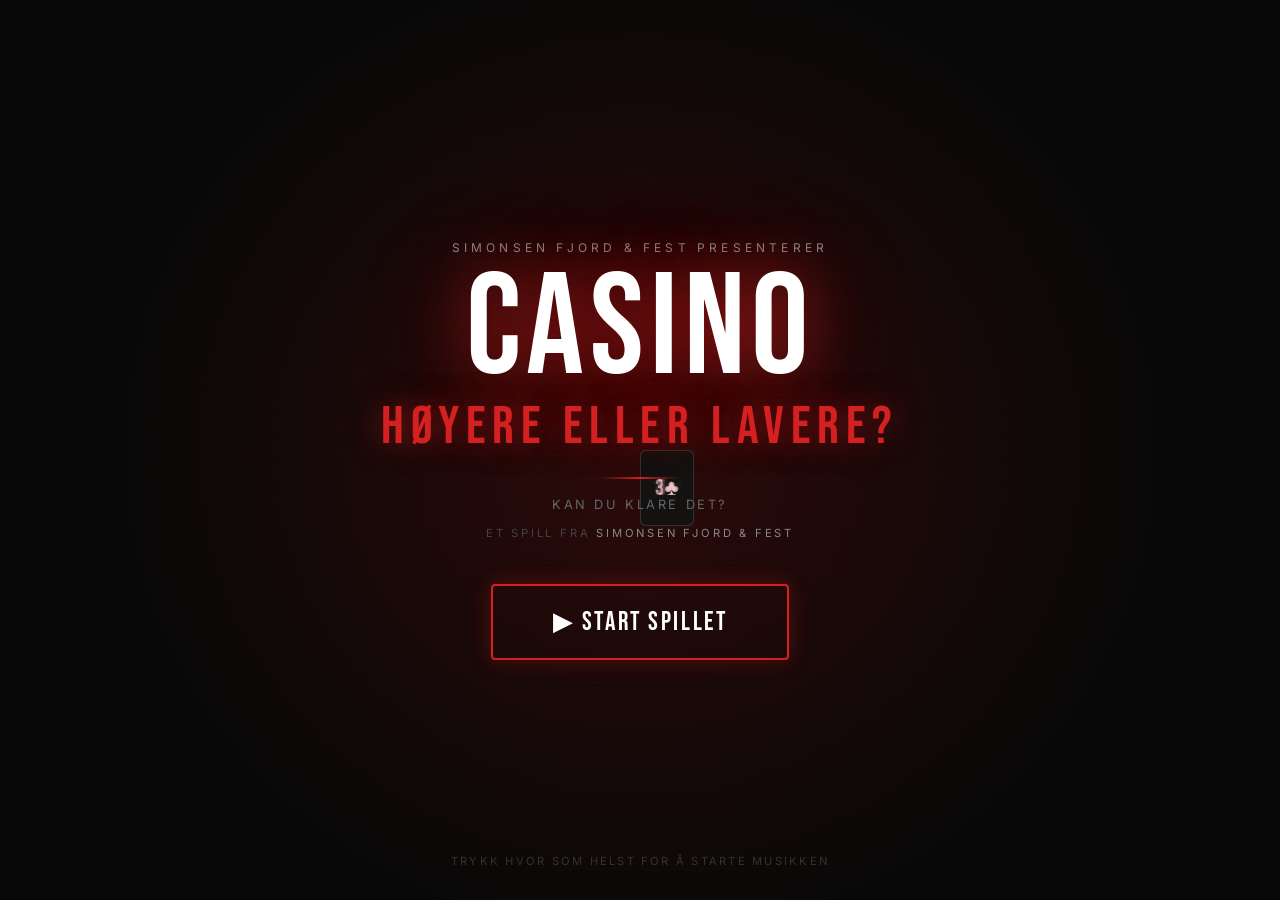
<file: casinointro.html>
<!DOCTYPE html>
<html lang="no">
<head>
  <meta charset="UTF-8">
  <meta name="viewport" content="width=device-width, initial-scale=1.0">
  <title>CASINO — Simonsen Fjord & Fest</title>
  <style>
    @import url('https://fonts.googleapis.com/css2?family=Bebas+Neue&family=Inter:wght@400;600;700&display=swap');
    * { margin: 0; padding: 0; box-sizing: border-box; }
    :root { --red: #d42020; --red-glow: rgba(212,32,32,0.7); }
    body {
      background: #080808; color: #fff;
      font-family: 'Inter', sans-serif;
      min-height: 100vh;
      display: flex; flex-direction: column;
      align-items: center; justify-content: center;
      overflow: hidden; position: relative;
      cursor: pointer;
    }
    #page {
      position: fixed; inset: 0;
      display: flex; flex-direction: column;
      align-items: center; justify-content: center;
      background: #080808; overflow: hidden;
    }
    #page::before {
      content: ''; position: absolute; inset: 0;
      background: radial-gradient(ellipse 60% 80% at 50% 50%, rgba(220,20,20,0.18) 0%, transparent 70%);
      animation: spotBreath 3s ease-in-out infinite alternate;
    }
    @keyframes spotBreath {
      from { opacity:0.6; transform:scale(1); }
      to   { opacity:1;   transform:scale(1.1); }
    }
    .card-ring { position: absolute; inset: 0; pointer-events: none; }
    .ring-card {
      position: absolute; width: 54px; height: 76px;
      border-radius: 6px; border: 1.5px solid rgba(255,255,255,0.12);
      display: flex; align-items: center; justify-content: center;
      font-family: 'Bebas Neue', sans-serif; font-size: 1.4rem;
      background: rgba(20,20,20,0.9);
      animation: orbitCard linear infinite; transform-origin: 0 0;
    }
    .ring-card.red   { color: #d44; }
    .ring-card.black { color: #fff; }
    @keyframes orbitCard {
      from { transform: rotate(var(--start)) translateX(var(--r)) rotate(calc(-1 * var(--start))); }
      to   { transform: rotate(calc(var(--start) + 360deg)) translateX(var(--r)) rotate(calc(-1 * (var(--start) + 360deg))); }
    }
    .scanlines {
      position: absolute; inset: 0;
      background: repeating-linear-gradient(0deg, transparent, transparent 3px, rgba(0,0,0,0.06) 3px, rgba(0,0,0,0.06) 6px);
      pointer-events: none;
    }
    .intro-title {
      position: relative; z-index: 2; text-align: center;
      display: flex; flex-direction: column; align-items: center;
    }
    .intro-eyebrow {
      font-size: 0.75rem; letter-spacing: 0.35em; text-transform: uppercase;
      color: #888; margin-bottom: 10px; animation: fadeSlideDown 0.8s ease 0.3s both;
    }
    @keyframes fadeSlideDown { from{opacity:0;transform:translateY(-16px)} to{opacity:1;transform:translateY(0)} }
    .intro-main {
      font-family: 'Bebas Neue', sans-serif; font-size: clamp(4rem,16vw,9rem);
      letter-spacing: 0.04em; line-height: 0.9; color: #fff;
      text-shadow: 0 0 60px var(--red-glow), 0 0 120px rgba(212,32,32,0.3);
      animation: titleSlam 0.6s cubic-bezier(0.23,1.4,0.4,1) 0.7s both;
    }
    @keyframes titleSlam { from{opacity:0;transform:scale(0.5) translateY(40px)} to{opacity:1;transform:scale(1) translateY(0)} }
    .intro-line2 {
      font-family: 'Bebas Neue', sans-serif; font-size: clamp(1.8rem,6vw,3.4rem);
      letter-spacing: 0.12em; color: var(--red);
      text-shadow: 0 0 30px rgba(212,32,32,0.6);
      animation: fadeSlideUp 0.7s ease 1.1s both;
    }
    @keyframes fadeSlideUp { from{opacity:0;transform:translateY(20px)} to{opacity:1;transform:translateY(0)} }
    .intro-divider {
      width: 80px; height: 2px;
      background: linear-gradient(90deg, transparent, var(--red), transparent);
      margin: 18px 0; animation: dividerGrow 0.6s ease 1.4s both;
    }
    @keyframes dividerGrow { from{width:0;opacity:0} to{width:80px;opacity:1} }
    .intro-tagline {
      font-size: 0.8rem; letter-spacing: 0.2em; text-transform: uppercase;
      color: #666; animation: fadeSlideUp 0.6s ease 1.6s both;
    }
    .intro-sender {
      font-size: 0.7rem; letter-spacing: 0.25em; text-transform: uppercase;
      color: #444; margin-top: 14px; animation: fadeSlideUp 0.6s ease 1.9s both;
    }
    .intro-sender span { color: #888; }
    #start-btn {
      position: relative; z-index: 2; margin-top: 44px; padding: 20px 60px;
      font-family: 'Bebas Neue', sans-serif; font-size: 1.6rem; letter-spacing: 0.1em;
      background: transparent; color: #fff; border: 2px solid var(--red);
      border-radius: 4px; cursor: pointer;
      transition: box-shadow 0.2s, transform 0.15s;
      box-shadow: 0 0 20px rgba(212,32,32,0.3);
      animation: fadeSlideUp 0.7s ease 2.1s both; overflow: hidden;
    }
    #start-btn::before {
      content: ''; position: absolute; inset: 0; background: var(--red);
      transform: scaleX(0); transform-origin: left; transition: transform 0.25s ease; z-index: -1;
    }
    #start-btn:hover::before { transform: scaleX(1); }
    #start-btn:hover { box-shadow: 0 0 50px rgba(212,32,32,0.7); transform: translateY(-2px); }
    #start-btn:active { transform: translateY(0); }
    #start-btn::after {
      content: ''; position: absolute; inset: -6px;
      border: 1px solid rgba(212,32,32,0.4); border-radius: 6px;
      animation: btnPulse 2s ease-in-out 2.8s infinite;
    }
    @keyframes btnPulse { 0%,100%{opacity:0.4;transform:scale(1)} 50%{opacity:0;transform:scale(1.06)} }

    /* Hint text */
    .click-hint {
      position: absolute; bottom: 32px; left: 0; right: 0;
      text-align: center; font-size: 0.7rem; letter-spacing: 0.2em;
      text-transform: uppercase; color: #333;
      animation: fadeSlideUp 0.6s ease 3s both;
    }
  </style>
</head>
<body>

<audio id="bg-music" src="simonsen-fjord-og-fest.mp3" preload="auto"></audio>

<div id="page">
  <div class="scanlines"></div>
  <div class="card-ring" id="card-ring"></div>
  <div class="intro-title">
    <div class="intro-eyebrow">Simonsen Fjord &amp; Fest presenterer</div>
    <div class="intro-main">CASINO</div>
    <div class="intro-line2">Høyere eller Lavere?</div>
    <div class="intro-divider"></div>
    <div class="intro-tagline">Kan du klare det?</div>
    <div class="intro-sender">Et spill fra <span>Simonsen Fjord &amp; Fest</span></div>
  </div>
  <button id="start-btn" onclick="goToGame()">▶ START SPILLET</button>
  <div class="click-hint">Trykk hvor som helst for å starte musikken</div>
</div>

<script>
const bgMusic = document.getElementById('bg-music');
bgMusic.loop = false;
bgMusic.volume = 0.55;

// Start musikk på første klikk/touch — uansett hvor på siden
let musicStarted = false;
function tryPlayMusic() {
  if (musicStarted) return;
  musicStarted = true;
  bgMusic.play().catch(() => { musicStarted = false; });
}
document.addEventListener('click',      tryPlayMusic, { once: true, passive: true });
document.addEventListener('touchstart', tryPlayMusic, { once: true, passive: true });

function goToGame() {
  // Music starts via the click listener above (fires first, same event).
  // Navigate after a short pause so music has time to start.
  setTimeout(() => { window.location.href = 'casino.html'; }, 400);
}

// Kortring-animasjon
const RING_CARDS = [
  {val:'K',suit:'♠',red:false},{val:'A',suit:'♥',red:true},
  {val:'7',suit:'♦',red:true}, {val:'Q',suit:'♣',red:false},
  {val:'J',suit:'♥',red:true}, {val:'2',suit:'♠',red:false},
  {val:'9',suit:'♦',red:true}, {val:'4',suit:'♣',red:false},
  {val:'10',suit:'♥',red:true},{val:'5',suit:'♠',red:false},
  {val:'8',suit:'♦',red:true}, {val:'3',suit:'♣',red:false},
];
(function buildRing() {
  const ring = document.getElementById('card-ring');
  const r = Math.min(window.innerWidth, window.innerHeight) * 0.42;
  RING_CARDS.forEach((c, i) => {
    const el = document.createElement('div');
    el.className = 'ring-card ' + (c.red ? 'red' : 'black');
    el.textContent = c.val + c.suit;
    const angle = (i / RING_CARDS.length) * 360;
    const dur   = 28 + (i % 3) * 4;
    el.style.cssText = `left:50vw;top:50vh;--start:${angle}deg;--r:${r}px;animation-duration:${dur}s;animation-delay:-${(i/RING_CARDS.length)*dur}s;opacity:${0.25+(i%4)*0.07};`;
    ring.appendChild(el);
  });
})();
</script>
</body>
</html>
</file>
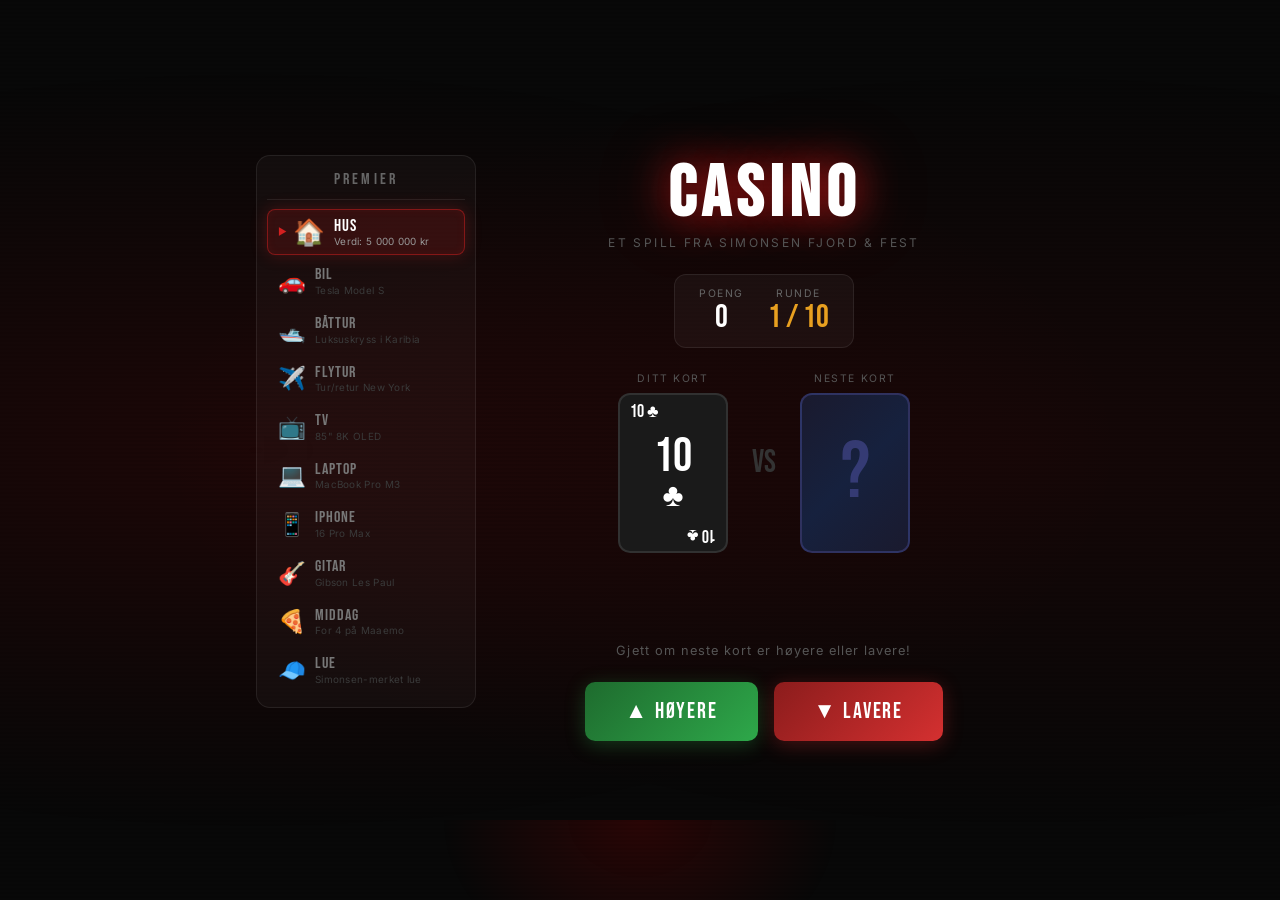
<file: casinospill.html>
<!DOCTYPE html>
<html lang="no">
<head>
  <meta charset="UTF-8">
  <meta name="viewport" content="width=device-width, initial-scale=1.0">
  <title>CASINO — Simonsen Fjord & Fest</title>
  <style>
    @import url('https://fonts.googleapis.com/css2?family=Bebas+Neue&family=Inter:wght@400;600;700&display=swap');
    * { margin: 0; padding: 0; box-sizing: border-box; }
    :root { --red: #d42020; --red-glow: rgba(212,32,32,0.7); }
    body {
      background: #080808; color: #fff;
      font-family: 'Inter', sans-serif;
      min-height: 100vh;
      display: flex; flex-direction: column;
      align-items: center; justify-content: center;
      overflow: hidden; position: relative;
    }

    /* ── FLASH ── */
    #flash { position: fixed; inset: 0; pointer-events: none; z-index: 300; opacity: 0; }
    #flash.up   { background: rgba(46,168,74,0.18); }
    #flash.down { background: rgba(212,48,48,0.18); }
    #flash.go   { animation: flashBang 0.18s ease forwards; }
    @keyframes flashBang { 0%{opacity:1} 100%{opacity:0} }

    /* ── ARROW ── */
    #arrow-overlay {
      position: fixed; inset: 0; display: flex;
      align-items: center; justify-content: center;
      pointer-events: none; z-index: 250; opacity: 0;
    }
    #arrow-overlay .arrow-glyph {
      font-family: 'Bebas Neue', sans-serif; font-size: 30vmin; line-height: 1;
      filter: drop-shadow(0 0 40px currentColor);
    }
    #arrow-overlay.up-anim   { animation: arrowUp   0.55s cubic-bezier(0.2,0.8,0.4,1) forwards; }
    #arrow-overlay.down-anim { animation: arrowDown 0.55s cubic-bezier(0.2,0.8,0.4,1) forwards; }
    @keyframes arrowUp {
      0%  {opacity:0;transform:scale(0.4) translateY(30px)}
      30% {opacity:0.7;transform:scale(1.1) translateY(-10px)}
      100%{opacity:0;transform:scale(1.4) translateY(-60px)}
    }
    @keyframes arrowDown {
      0%  {opacity:0;transform:scale(0.4) translateY(-30px)}
      30% {opacity:0.7;transform:scale(1.1) translateY(10px)}
      100%{opacity:0;transform:scale(1.4) translateY(60px)}
    }

    /* ── BACKGROUND ── */
    .scanlines-game {
      position: fixed; inset: 0;
      background: repeating-linear-gradient(0deg, transparent, transparent 2px, rgba(0,0,0,0.04) 2px, rgba(0,0,0,0.04) 4px);
      pointer-events: none; z-index: 1;
    }
    body::before {
      content: ''; position: fixed; inset: 0;
      background:
        radial-gradient(ellipse at 20% 50%, rgba(180,0,0,0.12) 0%, transparent 60%),
        radial-gradient(ellipse at 80% 50%, rgba(180,0,0,0.08) 0%, transparent 60%);
      pointer-events: none; z-index: 0;
    }
    .floor-light {
      position: fixed; bottom: -80px; left: 50%; transform: translateX(-50%);
      width: 400px; height: 160px;
      background: radial-gradient(ellipse at center top, rgba(180,0,0,0.2) 0%, transparent 70%);
      pointer-events: none; z-index: 0;
    }

    /* ── LAYOUT ── */
    .game-layout {
      position: relative; z-index: 2;
      display: flex; align-items: flex-start; justify-content: center;
      gap: 28px; padding: 16px;
      width: 100%; max-width: 820px;
    }

    /* ── PRIZE PANEL ── */
    .prize-panel {
      flex: 0 0 220px;
      display: flex; flex-direction: column; gap: 3px;
      background: rgba(255,255,255,0.03);
      border: 1px solid rgba(255,255,255,0.08);
      border-radius: 14px; padding: 14px 10px;
    }
    .prize-panel-title {
      font-family: 'Bebas Neue', sans-serif; font-size: 1rem;
      letter-spacing: 0.2em; color: #666; text-align: center;
      padding-bottom: 10px; border-bottom: 1px solid rgba(255,255,255,0.08);
      margin-bottom: 6px;
    }
    .prize-item {
      display: flex; align-items: center; gap: 9px;
      padding: 7px 10px; border-radius: 8px;
      border: 1px solid transparent;
      transition: all 0.35s ease; cursor: default;
    }
    .prize-item .prize-emoji { font-size: 1.4rem; flex: 0 0 auto; line-height: 1; }
    .prize-item .prize-info  { min-width: 0; }
    .prize-item .prize-name  {
      font-family: 'Bebas Neue', sans-serif; font-size: 1rem;
      letter-spacing: 0.06em; color: #777; line-height: 1.1;
      white-space: nowrap; overflow: hidden; text-overflow: ellipsis;
    }
    .prize-item .prize-sub   {
      font-size: 0.62rem; color: #3a3a3a; letter-spacing: 0.03em;
      white-space: nowrap; overflow: hidden; text-overflow: ellipsis;
    }
    .prize-item.active {
      background: rgba(212,32,32,0.16);
      border-color: rgba(212,32,32,0.5);
      box-shadow: 0 0 16px rgba(212,32,32,0.25), inset 0 0 8px rgba(212,32,32,0.08);
    }
    .prize-item.active .prize-name { color: #fff; font-size: 1.05rem; }
    .prize-item.active .prize-sub  { color: #999; }
    .prize-item.active .prize-emoji { font-size: 1.6rem; }
    .prize-item.active::before {
      content: '▶'; font-size: 0.6rem; color: var(--red);
      flex: 0 0 auto; line-height: 1; margin-right: -3px;
    }
    .prize-item.eliminated { opacity: 0.18; filter: grayscale(1); }
    .prize-item.eliminated .prize-name {
      text-decoration: line-through; text-decoration-color: #e84d4d;
    }
    .prize-item.just-eliminated { animation: eliminatePrize 0.6s ease forwards; }
    @keyframes eliminatePrize {
      0%  { background: rgba(212,32,32,0.3); border-color: rgba(212,32,32,0.7); opacity: 1; }
      50% { background: rgba(212,32,32,0.1); }
      100%{ opacity: 0.18; filter: grayscale(1); }
    }

    /* ── GAME CONTAINER ── */
    .container {
      flex: 1 1 auto; max-width: 520px;
      display: flex; flex-direction: column; align-items: center;
      gap: 24px; padding: 4px;
    }
    .show-title { text-align: center; }
    .show-title h1 {
      font-family: 'Bebas Neue', sans-serif; font-size: clamp(2.4rem,9vw,4.5rem);
      letter-spacing: 0.08em; color: #fff;
      text-shadow: 0 0 40px rgba(220,30,30,0.8), 0 0 80px rgba(220,30,30,0.3);
      line-height: 1;
    }
    .show-title .subtitle {
      font-size: 0.75rem; color: #555; letter-spacing: 0.2em;
      text-transform: uppercase; margin-top: 4px;
    }
    .scoreboard {
      display: flex; gap: 24px;
      background: rgba(255,255,255,0.04);
      border: 1px solid rgba(255,255,255,0.08);
      border-radius: 12px; padding: 12px 24px;
    }
    .score-item { text-align: center; }
    .score-item .label { font-size: 0.65rem; color: #666; letter-spacing: 0.15em; text-transform: uppercase; }
    .score-item .value { font-family: 'Bebas Neue', sans-serif; font-size: 2rem; color: #fff; line-height: 1.1; }
    .score-item .value.rounds { color: #e8a020; }

    .current-stake {
      text-align: center; padding: 8px 16px;
      background: rgba(212,32,32,0.08);
      border: 1px solid rgba(212,32,32,0.2);
      border-radius: 8px; width: 100%;
    }
    .current-stake .stake-label { font-size: 0.6rem; color: #666; letter-spacing: 0.15em; text-transform: uppercase; }
    .current-stake .stake-prize { font-family: 'Bebas Neue', sans-serif; font-size: 1.3rem; color: #fff; letter-spacing: 0.06em; }

    .arena { display: flex; align-items: center; gap: 24px; justify-content: center; }
    .card-slot { display: flex; flex-direction: column; align-items: center; gap: 8px; }
    .card-label { font-size: 0.65rem; letter-spacing: 0.15em; text-transform: uppercase; color: #555; }
    .card {
      width: 110px; height: 160px; border-radius: 12px;
      background: #1a1a1a; border: 2px solid rgba(255,255,255,0.1);
      display: flex; flex-direction: column; align-items: center; justify-content: center;
      font-family: 'Bebas Neue', sans-serif; position: relative;
      transition: transform 0.3s ease, box-shadow 0.3s ease; overflow: hidden;
    }
    .card.red-suit   { color: #e03030; }
    .card.black-suit { color: #fff; }
    .card-value { font-size: 3rem; line-height: 1; }
    .card-suit  { font-size: 2rem; line-height: 1; }
    .card-corner    { position: absolute; top: 8px;    left: 10px;  font-size: 1.1rem; line-height: 1; }
    .card-corner-br { position: absolute; bottom: 8px; right: 10px; font-size: 1.1rem; line-height: 1; transform: rotate(180deg); }
    .card.hidden {
      background: linear-gradient(135deg, #1a1a2e, #16213e, #1a1a2e);
      border-color: rgba(100,100,200,0.3);
    }
    .card.hidden .card-value,.card.hidden .card-suit,
    .card.hidden .card-corner,.card.hidden .card-corner-br { color: transparent; }
    .card.hidden::after {
      content: '?'; font-family: 'Bebas Neue', sans-serif; font-size: 5rem;
      color: rgba(100,100,200,0.4); position: absolute;
    }
    .card.flip-reveal { animation: flipReveal 0.5s ease forwards; }
    @keyframes flipReveal { 0%{transform:scaleX(1)} 50%{transform:scaleX(0)} 100%{transform:scaleX(1)} }
    .card.win-glow  { box-shadow: 0 0 30px rgba(50,200,50,0.6);  border-color: rgba(50,200,50,0.6); }
    .card.lose-glow { box-shadow: 0 0 30px rgba(220,30,30,0.6);  border-color: rgba(220,30,30,0.6); }
    .vs-arrow { font-size: 2rem; color: #333; font-family: 'Bebas Neue', sans-serif; }

    .guess-buttons { display: flex; gap: 16px; }
    .btn {
      padding: 16px 40px; font-family: 'Bebas Neue', sans-serif;
      font-size: 1.4rem; letter-spacing: 0.08em;
      border: none; border-radius: 10px; cursor: pointer;
      transition: transform 0.15s, box-shadow 0.15s, opacity 0.2s;
      position: relative; overflow: hidden;
    }
    .btn:disabled { opacity: 0.4; cursor: not-allowed; transform: none !important; }
    .btn:not(:disabled):hover  { transform: translateY(-2px); }
    .btn:not(:disabled):active { transform: translateY(0); }
    .btn-up   { background: linear-gradient(135deg,#1e6b2e,#2ea84a); color:#fff; box-shadow:0 4px 20px rgba(46,168,74,0.3); }
    .btn-up:not(:disabled):hover { box-shadow: 0 8px 30px rgba(46,168,74,0.5); }
    .btn-down { background: linear-gradient(135deg,#8b1c1c,#d43030); color:#fff; box-shadow:0 4px 20px rgba(212,48,48,0.3); }
    .btn-down:not(:disabled):hover { box-shadow: 0 8px 30px rgba(212,48,48,0.5); }
    .btn-restart {
      background: linear-gradient(135deg,#222,#444); color:#fff;
      padding: 14px 36px; font-size: 1.2rem;
      box-shadow: 0 4px 20px rgba(0,0,0,0.4); display: none;
    }

    .result-msg {
      font-family: 'Bebas Neue', sans-serif; font-size: 2.2rem;
      letter-spacing: 0.06em; min-height: 2.6rem; text-align: center;
    }
    .result-msg.win  { color:#4de87a; text-shadow:0 0 20px rgba(77,232,122,0.5); }
    .result-msg.lose { color:#e84d4d; text-shadow:0 0 20px rgba(232,77,77,0.5); }
    .result-msg.gameover {
      color:#e84d4d; font-size:3rem;
      text-shadow:0 0 40px rgba(232,77,77,0.8);
      animation: pulse 0.8s ease infinite alternate;
    }
    @keyframes pulse { from{opacity:1} to{opacity:0.6} }
    .streak-msg { font-size: 0.8rem; color: #555; letter-spacing: 0.08em; text-align: center; min-height: 1.2em; }

    .burst {
      position: fixed; border-radius: 50%; pointer-events: none; z-index: 100;
      animation: burstAnim 0.8s ease forwards;
    }
    @keyframes burstAnim {
      0%  {transform:translate(0,0) scale(1);opacity:1}
      100%{transform:translate(var(--tx),var(--ty)) scale(0);opacity:0}
    }

    /* ── MOBILE ── */
    @media (max-width: 760px) {
      .prize-panel { display: none; }
      .current-stake { display: block !important; }
      .card { width: 88px; height: 130px; }
      .card-value { font-size: 2.4rem; }
      .card-suit  { font-size: 1.6rem; }
      .btn { padding: 14px 28px; font-size: 1.2rem; }
    }
    @media (min-width: 761px) {
      .current-stake { display: none; }
    }
  </style>
</head>
<body>

<audio id="bg-music" src="simonsen-fjord-og-fest.mp3" preload="auto"></audio>

<div id="flash"></div>
<div id="arrow-overlay"><span class="arrow-glyph" id="arrow-glyph"></span></div>
<div class="scanlines-game"></div>
<div class="floor-light"></div>

<div class="game-layout" id="game-layout">
  <div class="prize-panel" id="prize-panel">
    <div class="prize-panel-title">PREMIER</div>
  </div>
  <div class="container" id="game-container">
    <div class="show-title">
      <h1>CASINO</h1>
      <div class="subtitle">Et spill fra Simonsen Fjord &amp; Fest</div>
    </div>
    <div class="scoreboard">
      <div class="score-item">
        <div class="label">Poeng</div>
        <div class="value" id="score">0</div>
      </div>
      <div class="score-item">
        <div class="label">Runde</div>
        <div class="value rounds" id="round">1 / 10</div>
      </div>
    </div>
    <div class="current-stake" id="current-stake">
      <div class="stake-label">Premie på spill</div>
      <div class="stake-prize" id="stake-prize">🏠 Hus</div>
    </div>
    <div class="arena">
      <div class="card-slot">
        <div class="card-label">Ditt kort</div>
        <div class="card" id="current-card">
          <span class="card-corner"    id="cc-corner"></span>
          <span class="card-value"     id="cc-value"></span>
          <span class="card-suit"      id="cc-suit"></span>
          <span class="card-corner-br" id="cc-corner-br"></span>
        </div>
      </div>
      <div class="vs-arrow">VS</div>
      <div class="card-slot">
        <div class="card-label">Neste kort</div>
        <div class="card hidden" id="next-card">
          <span class="card-corner"    id="nc-corner"></span>
          <span class="card-value"     id="nc-value"></span>
          <span class="card-suit"      id="nc-suit"></span>
          <span class="card-corner-br" id="nc-corner-br"></span>
        </div>
      </div>
    </div>
    <div class="result-msg" id="result-msg"></div>
    <div class="streak-msg" id="streak-msg">Gjett om neste kort er høyere eller lavere!</div>
    <div class="guess-buttons" id="guess-buttons">
      <button class="btn btn-up"   onclick="guess('up')">▲ HØYERE</button>
      <button class="btn btn-down" onclick="guess('down')">▼ LAVERE</button>
    </div>
    <button class="btn btn-restart" id="restart-btn" onclick="startGame()">▶ SPILL IGJEN</button>
  </div>
</div>

<script>
/* ═══════════════════════════════════════════════════════════════════
   AUDIO
═══════════════════════════════════════════════════════════════════ */
const bgMusic = document.getElementById('bg-music');
bgMusic.loop = false;
bgMusic.volume = 0.55;

// Autoplay så fort siden lastes — fungerer fordi brukeren nettopp
// klikket på casino.html (intro), så nettleseren tillater autoplay.
// Fallback: prøv igjen på første bruker-interaksjon.
function tryAutoplay() {
  bgMusic.play().catch(() => {
    // Autoplay blokkert — vent på første interaksjon
    ['click','touchstart','keydown'].forEach(evt =>
      document.addEventListener(evt, () => bgMusic.play().catch(()=>{}), { once: true, passive: true })
    );
  });
}
window.addEventListener('load', tryAutoplay);

function stopMusic() {
  bgMusic.pause();
  bgMusic.currentTime = 0;
}
function restartMusic() {
  bgMusic.currentTime = 0;
  bgMusic.play().catch(() => {});
}

/* ── Sound effects: AudioContext laget ved første brukergest ── */
let sfxCtx = null;
function getSfx() {
  if (!sfxCtx) {
    sfxCtx = new (window.AudioContext || window.webkitAudioContext)();
    sfxCtx.resume().catch(() => {});
  }
  return sfxCtx;
}

function note(freq, type, vol, startT, dur, freqEnd) {
  const ctx  = getSfx();
  const osc  = ctx.createOscillator();
  const gain = ctx.createGain();
  osc.connect(gain); gain.connect(ctx.destination);
  osc.type = type;
  osc.frequency.setValueAtTime(freq, startT);
  if (freqEnd !== undefined)
    osc.frequency.exponentialRampToValueAtTime(freqEnd, startT + dur * 0.88);
  gain.gain.setValueAtTime(0.001, startT);
  gain.gain.linearRampToValueAtTime(vol, startT + 0.015);
  gain.gain.exponentialRampToValueAtTime(0.001, startT + dur);
  osc.start(startT); osc.stop(startT + dur + 0.05);
}
function soundUp() {
  const t = getSfx().currentTime;
  note(523,'triangle',0.30,t,0.10); note(659,'triangle',0.35,t+0.10,0.10);
  note(784,'triangle',0.40,t+0.20,0.12); note(1047,'triangle',0.28,t+0.31,0.20);
  note(1046,'sine',0.08,t+0.31,0.28);
}
function soundDown() {
  const t = getSfx().currentTime;
  note(349,'square',0.20,t,0.10); note(277,'square',0.23,t+0.11,0.10);
  note(220,'square',0.26,t+0.22,0.13); note(185,'sawtooth',0.22,t+0.34,0.22);
  note(92,'sine',0.14,t+0.34,0.32);
}
function soundLose() {
  const t = getSfx().currentTime;
  function brass(freq, startT, dur, freqEnd) {
    [0,14].forEach(detune => {
      const ctx=getSfx(), osc=ctx.createOscillator(), gain=ctx.createGain();
      osc.connect(gain); gain.connect(ctx.destination);
      osc.type='sawtooth'; osc.detune.setValueAtTime(detune,startT);
      osc.frequency.setValueAtTime(freq,startT);
      if (freqEnd!==undefined) osc.frequency.exponentialRampToValueAtTime(freqEnd,startT+dur*0.85);
      gain.gain.setValueAtTime(0.001,startT);
      gain.gain.linearRampToValueAtTime(0.22,startT+0.04);
      gain.gain.linearRampToValueAtTime(0.14,startT+dur*0.55);
      gain.gain.exponentialRampToValueAtTime(0.001,startT+dur);
      osc.start(startT); osc.stop(startT+dur+0.05);
    });
  }
  brass(293.7,t,0.22); brass(261.6,t+0.23,0.22);
  brass(233.1,t+0.46,0.22); brass(174.6,t+0.69,0.75,146);
}
function soundWin() {
  const t = getSfx().currentTime;
  [523,659,784,1047].forEach((f,i) => note(f,'triangle',0.35,t+i*0.09,0.20));
}
function soundGameOver() {
  const t = getSfx().currentTime;
  function chord(freqs,startT,dur) { freqs.forEach(f => note(f,'sawtooth',0.20,startT,dur)); }
  chord([110,138,165],t,0.38); chord([98,123,147],t+0.43,0.38);
  chord([87,110,131],t+0.86,0.42); chord([65,82,98],t+1.32,0.75);
}

/* ═══════════════════════════════════════════════════════════════════
   PRIZES
═══════════════════════════════════════════════════════════════════ */
const PRIZES = [
  { emoji:'🏠', name:'Hus',    sub:'Verdi: 5 000 000 kr' },
  { emoji:'🚗', name:'Bil',    sub:'Tesla Model S' },
  { emoji:'🛥️', name:'Båttur', sub:'Luksuskryss i Karibia' },
  { emoji:'✈️', name:'Flytur', sub:'Tur/retur New York' },
  { emoji:'📺', name:'TV',     sub:'85" 8K OLED' },
  { emoji:'💻', name:'Laptop', sub:'MacBook Pro M3' },
  { emoji:'📱', name:'iPhone', sub:'16 Pro Max' },
  { emoji:'🎸', name:'Gitar',  sub:'Gibson Les Paul' },
  { emoji:'🍕', name:'Middag', sub:'For 4 på Maaemo' },
  { emoji:'🧢', name:'Lue',    sub:'Simonsen-merket lue' },
];
const MAX_ROUNDS = 10;
function prizeIndexForRound(r) { return r - 1; }

function buildPrizePanel() {
  const panel = document.getElementById('prize-panel');
  const title = panel.querySelector('.prize-panel-title');
  panel.innerHTML = ''; panel.appendChild(title);
  PRIZES.forEach((p,i) => {
    const el = document.createElement('div');
    el.className='prize-item'; el.id='prize-'+i;
    el.innerHTML=`<span class="prize-emoji">${p.emoji}</span><div class="prize-info"><div class="prize-name">${p.name}</div><div class="prize-sub">${p.sub}</div></div>`;
    panel.appendChild(el);
  });
}
function highlightPrize(r) {
  document.querySelectorAll('.prize-item').forEach(el=>el.classList.remove('active'));
  const idx=prizeIndexForRound(r);
  if (idx>=0&&idx<PRIZES.length) {
    const el=document.getElementById('prize-'+idx);
    if (el) el.classList.add('active');
    document.getElementById('stake-prize').textContent=PRIZES[idx].emoji+' '+PRIZES[idx].name;
  }
}
function eliminatePrize(r) {
  const idx=prizeIndexForRound(r);
  if (idx<0||idx>=PRIZES.length) return;
  const el=document.getElementById('prize-'+idx);
  if (!el) return;
  el.classList.remove('active'); el.classList.add('just-eliminated');
  setTimeout(()=>{ el.classList.remove('just-eliminated'); el.classList.add('eliminated'); },600);
}
function resetPrizePanel() {
  document.querySelectorAll('.prize-item').forEach(el=>el.classList.remove('active','eliminated','just-eliminated'));
  highlightPrize(1);
}

/* ═══════════════════════════════════════════════════════════════════
   VISUAL FX
═══════════════════════════════════════════════════════════════════ */
function showArrow(dir) {
  const overlay=document.getElementById('arrow-overlay'), glyph=document.getElementById('arrow-glyph');
  overlay.className=''; void overlay.offsetWidth;
  if (dir==='up'){glyph.textContent='▲';glyph.style.color='#2ea84a';overlay.classList.add('up-anim');}
  else           {glyph.textContent='▼';glyph.style.color='#d43030';overlay.classList.add('down-anim');}
}
function showFlash(dir) {
  const f=document.getElementById('flash');
  f.className=''; void f.offsetWidth; f.classList.add(dir,'go');
}
function spawnBurst(big=false) {
  const colors=['#e84d4d','#ff8800','#ffcc00','#e84d4d','#cc0000'];
  const n=big?24:12, cx=window.innerWidth/2, cy=window.innerHeight/2;
  for (let i=0;i<n;i++) {
    const el=document.createElement('div'); el.className='burst';
    const a=(i/n)*Math.PI*2, d=60+Math.random()*120;
    Object.assign(el.style,{left:cx+'px',top:cy+'px',background:colors[i%colors.length],width:(big?10:7)+'px',height:(big?10:7)+'px'});
    el.style.setProperty('--tx',Math.cos(a)*d+'px'); el.style.setProperty('--ty',Math.sin(a)*d+'px');
    document.body.appendChild(el); setTimeout(()=>el.remove(),900);
  }
}

/* ═══════════════════════════════════════════════════════════════════
   GAME LOGIC
═══════════════════════════════════════════════════════════════════ */
// Kort som KAN vises som nåværende kort (aldri A eller K)
const VALUES=['2','3','4','5','6','7','8','9','10','J','Q'];
// Fullt deck inkl. A(1) og K(13) — brukes kun for rigging
const FULL_VALUES=['A','2','3','4','5','6','7','8','9','10','J','Q','K'];
const NUMERIC={A:1,2:2,3:3,4:4,5:5,6:6,7:7,8:8,9:9,10:10,J:11,Q:12,K:13};
const SUITS=['♠','♥','♦','♣'];
const RED_SUITS=['♥','♦'];

function buildDeck() {
  const d=[];
  for (const s of SUITS) for (const v of VALUES) d.push({val:v,suit:s,num:NUMERIC[v]});
  return d;
}
function buildFullDeck() {
  const d=[];
  for (const s of SUITS) for (const v of FULL_VALUES) d.push({val:v,suit:s,num:NUMERIC[v]});
  return d;
}
function shuffle(a) {
  for (let i=a.length-1;i>0;i--){const j=Math.floor(Math.random()*(i+1));[a[i],a[j]]=[a[j],a[i]];}
  return a;
}
function pickRandom(a) { return a[Math.floor(Math.random()*a.length)]; }

let deck, currentCard, score, round, guessing;

function startGame() {
  stopMusic();
  buildPrizePanel();
  deck=shuffle(buildDeck()); score=0; round=1; guessing=false;
  document.getElementById('restart-btn').style.display='none';
  document.getElementById('guess-buttons').style.display='flex';
  document.getElementById('result-msg').textContent='';
  document.getElementById('result-msg').className='result-msg';
  document.getElementById('streak-msg').textContent='Gjett om neste kort er høyere eller lavere!';
  updateScoreboard(); resetPrizePanel();
  dealCurrent(); resetNextCard(); setButtonsEnabled(true);
}
function updateScoreboard() {
  document.getElementById('score').textContent=score;
  document.getElementById('round').textContent=Math.min(round,MAX_ROUNDS)+' / '+MAX_ROUNDS;
}
function dealCurrent() {
  if (!deck.length) deck=shuffle(buildDeck());
  currentCard=deck.pop();
  renderCard('current-card','cc-corner','cc-value','cc-suit','cc-corner-br',currentCard);
}
function resetNextCard() {
  const nc=document.getElementById('next-card'); nc.className='card hidden';
  ['nc-value','nc-suit','nc-corner','nc-corner-br'].forEach(id=>document.getElementById(id).textContent='');
}
function renderCard(cId,crn,val,sut,crnBr,card) {
  const el=document.getElementById(cId);
  el.className='card '+(RED_SUITS.includes(card.suit)?'red-suit':'black-suit');
  document.getElementById(val).textContent=card.val;
  document.getElementById(sut).textContent=card.suit;
  document.getElementById(crn).textContent=card.val+'\n'+card.suit;
  document.getElementById(crnBr).textContent=card.val+'\n'+card.suit;
}
function setButtonsEnabled(on) {
  document.querySelectorAll('.btn-up,.btn-down').forEach(b=>b.disabled=!on);
}

function getRiggedCard(num, dir) {
  // Bruker fullt deck (A=1 … K=13) — alltid et strengt verre kort tilgjengelig
  const pool = dir==='up'
    ? buildFullDeck().filter(c=>c.num<num)   // lavere → taper når de gjetter høyere
    : buildFullDeck().filter(c=>c.num>num);  // høyere → taper når de gjetter lavere
  return pickRandom(pool);
}

function guess(dir) {
  if (guessing) return;
  guessing=true; setButtonsEnabled(false);
  showArrow(dir); showFlash(dir);
  if (dir==='up') soundUp(); else soundDown();

  const rigged=getRiggedCard(currentCard.num, dir);
  const nc=document.getElementById('next-card');
  nc.classList.add('flip-reveal');
  setTimeout(()=>renderCard('next-card','nc-corner','nc-value','nc-suit','nc-corner-br',rigged),250);

  setTimeout(()=>{
    nc.classList.remove('flip-reveal');
    // Rigged kort er alltid strengt verre — spiller taper alltid
    const msg=dir==='up'
      ?`${rigged.val}${rigged.suit} er lavere enn ${currentCard.val}${currentCard.suit} — FEIL!`
      :`${rigged.val}${rigged.suit} er høyere enn ${currentCard.val}${currentCard.suit} — FEIL!`;
    nc.classList.add('lose-glow'); soundLose(); spawnBurst();
    showResult('lose','✗ GALT!',msg);
    eliminatePrize(round); round++;
    if (round>MAX_ROUNDS) setTimeout(gameOver,1100);
    else { updateScoreboard(); setTimeout(()=>{highlightPrize(round);resetState();},1800); }
  },600);
}

function resetState() {
  guessing=false; resetNextCard();
  document.getElementById('result-msg').textContent='';
  document.getElementById('result-msg').className='result-msg';
  document.getElementById('streak-msg').textContent='Gjett om neste kort er høyere eller lavere!';
  dealCurrent(); setButtonsEnabled(true);
}
function showResult(type,h,sub) {
  document.getElementById('result-msg').className='result-msg '+type;
  document.getElementById('result-msg').textContent=h;
  document.getElementById('streak-msg').textContent=sub;
}
function gameOver() {
  document.getElementById('guess-buttons').style.display='none';
  soundGameOver();
  setTimeout(()=>restartMusic(),1400);
  document.getElementById('result-msg').className='result-msg gameover';
  document.getElementById('result-msg').textContent='💀 GAME OVER';
  document.getElementById('streak-msg').textContent='';
  document.getElementById('restart-btn').style.display='inline-block';
  spawnBurst(true);
}

// Start spillet
startGame();
</script>
</body>
</html>
</file>
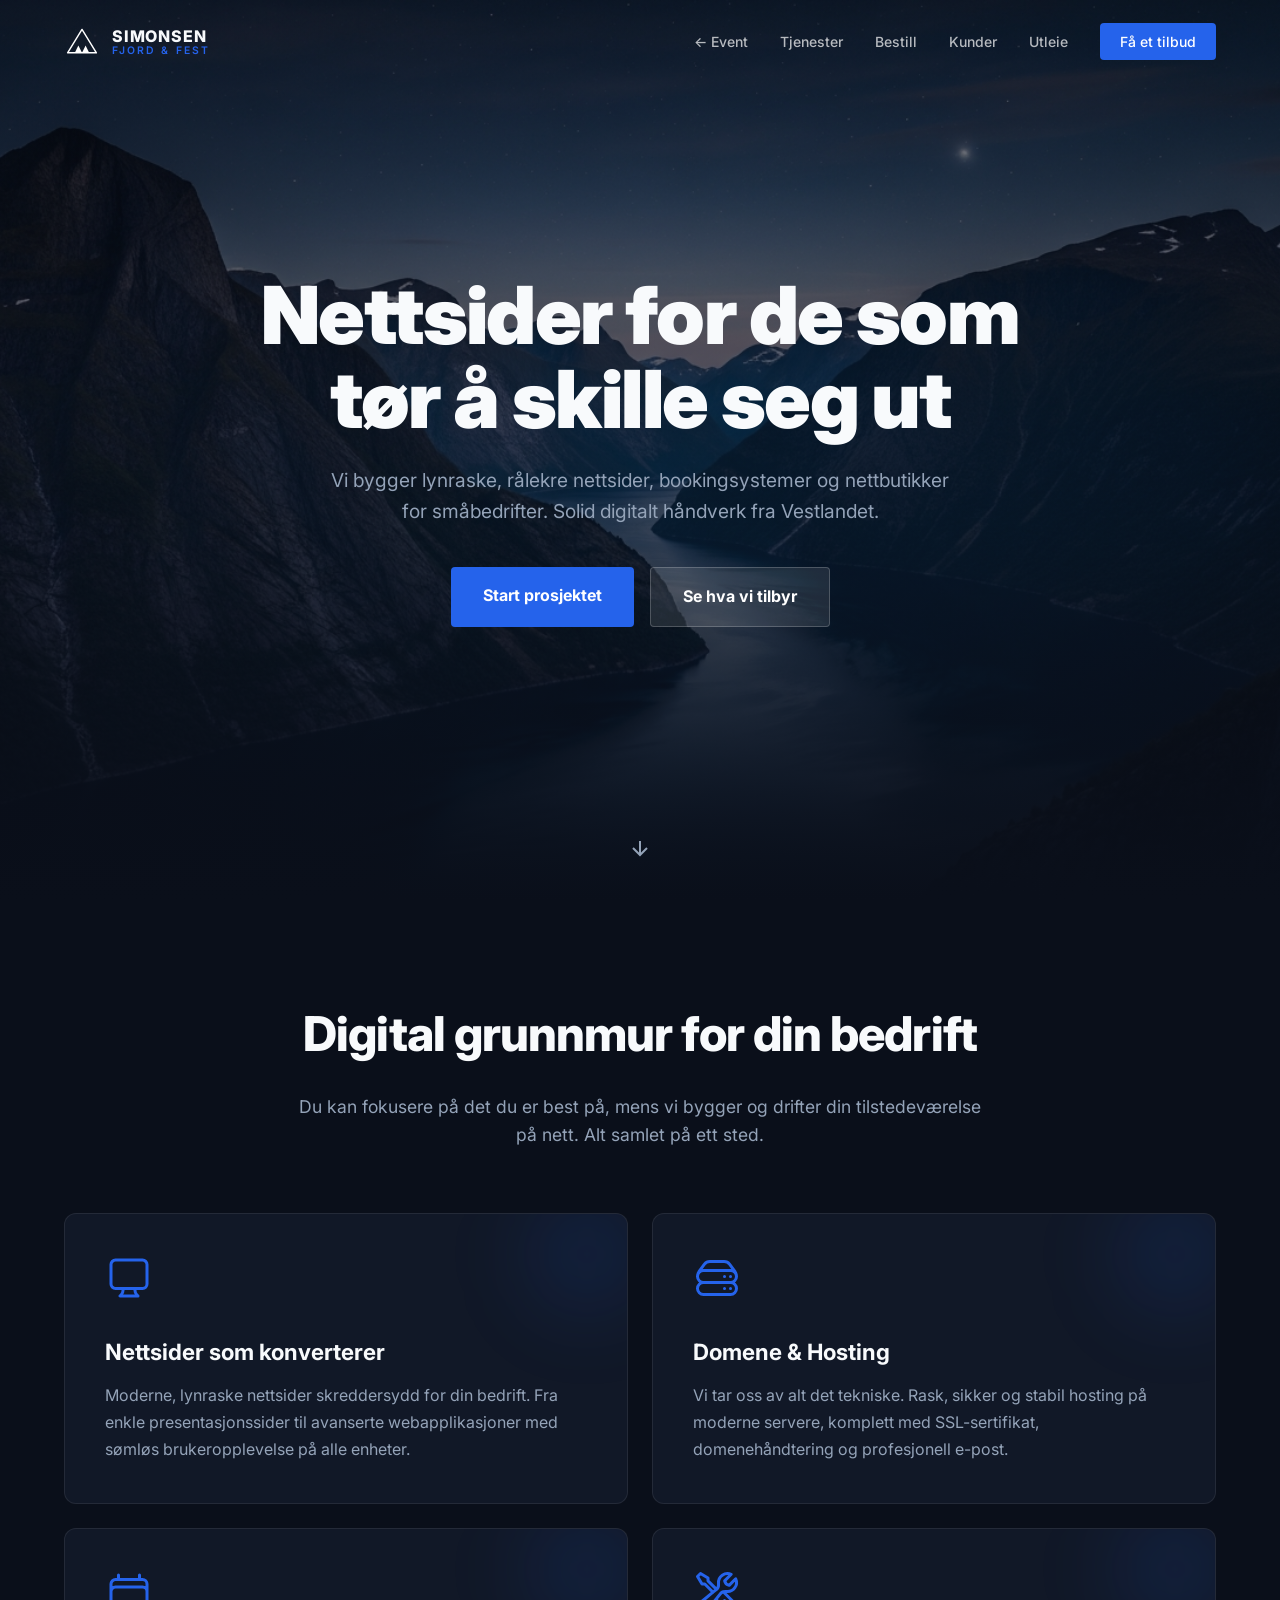
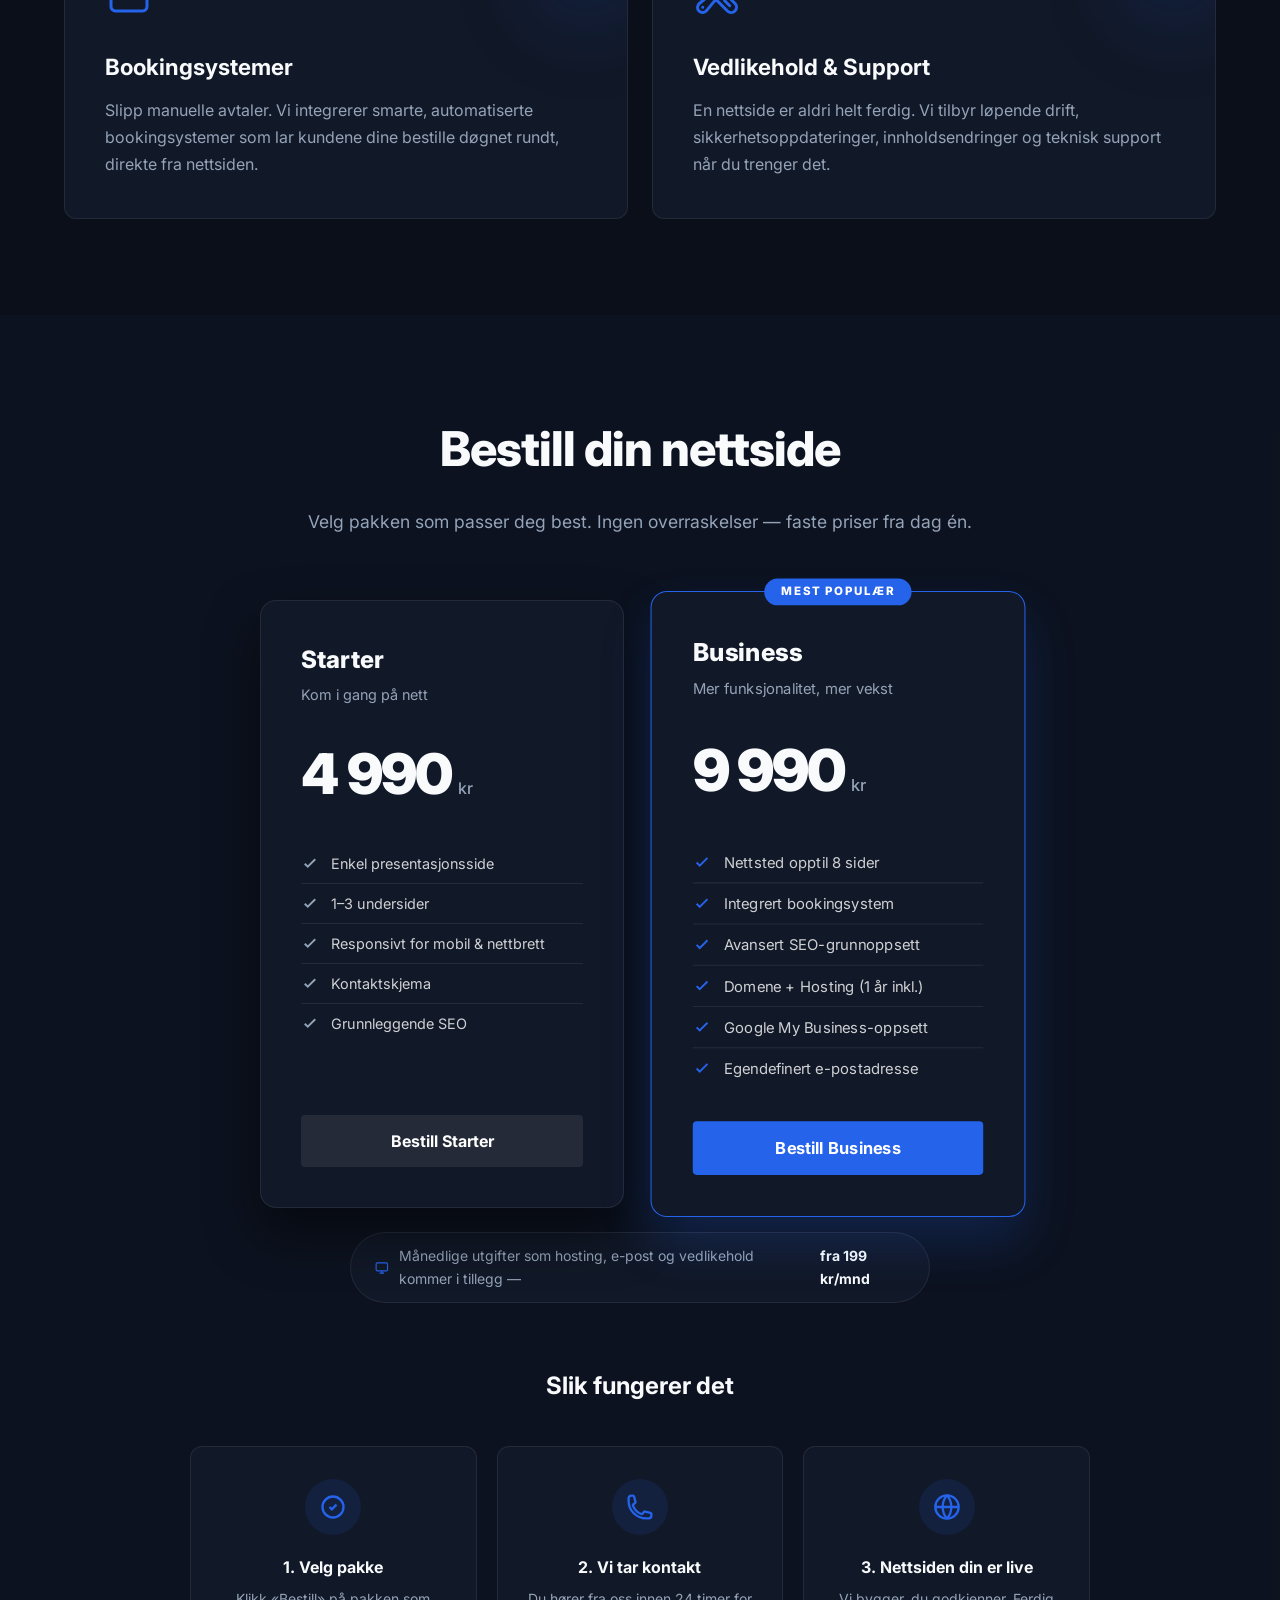
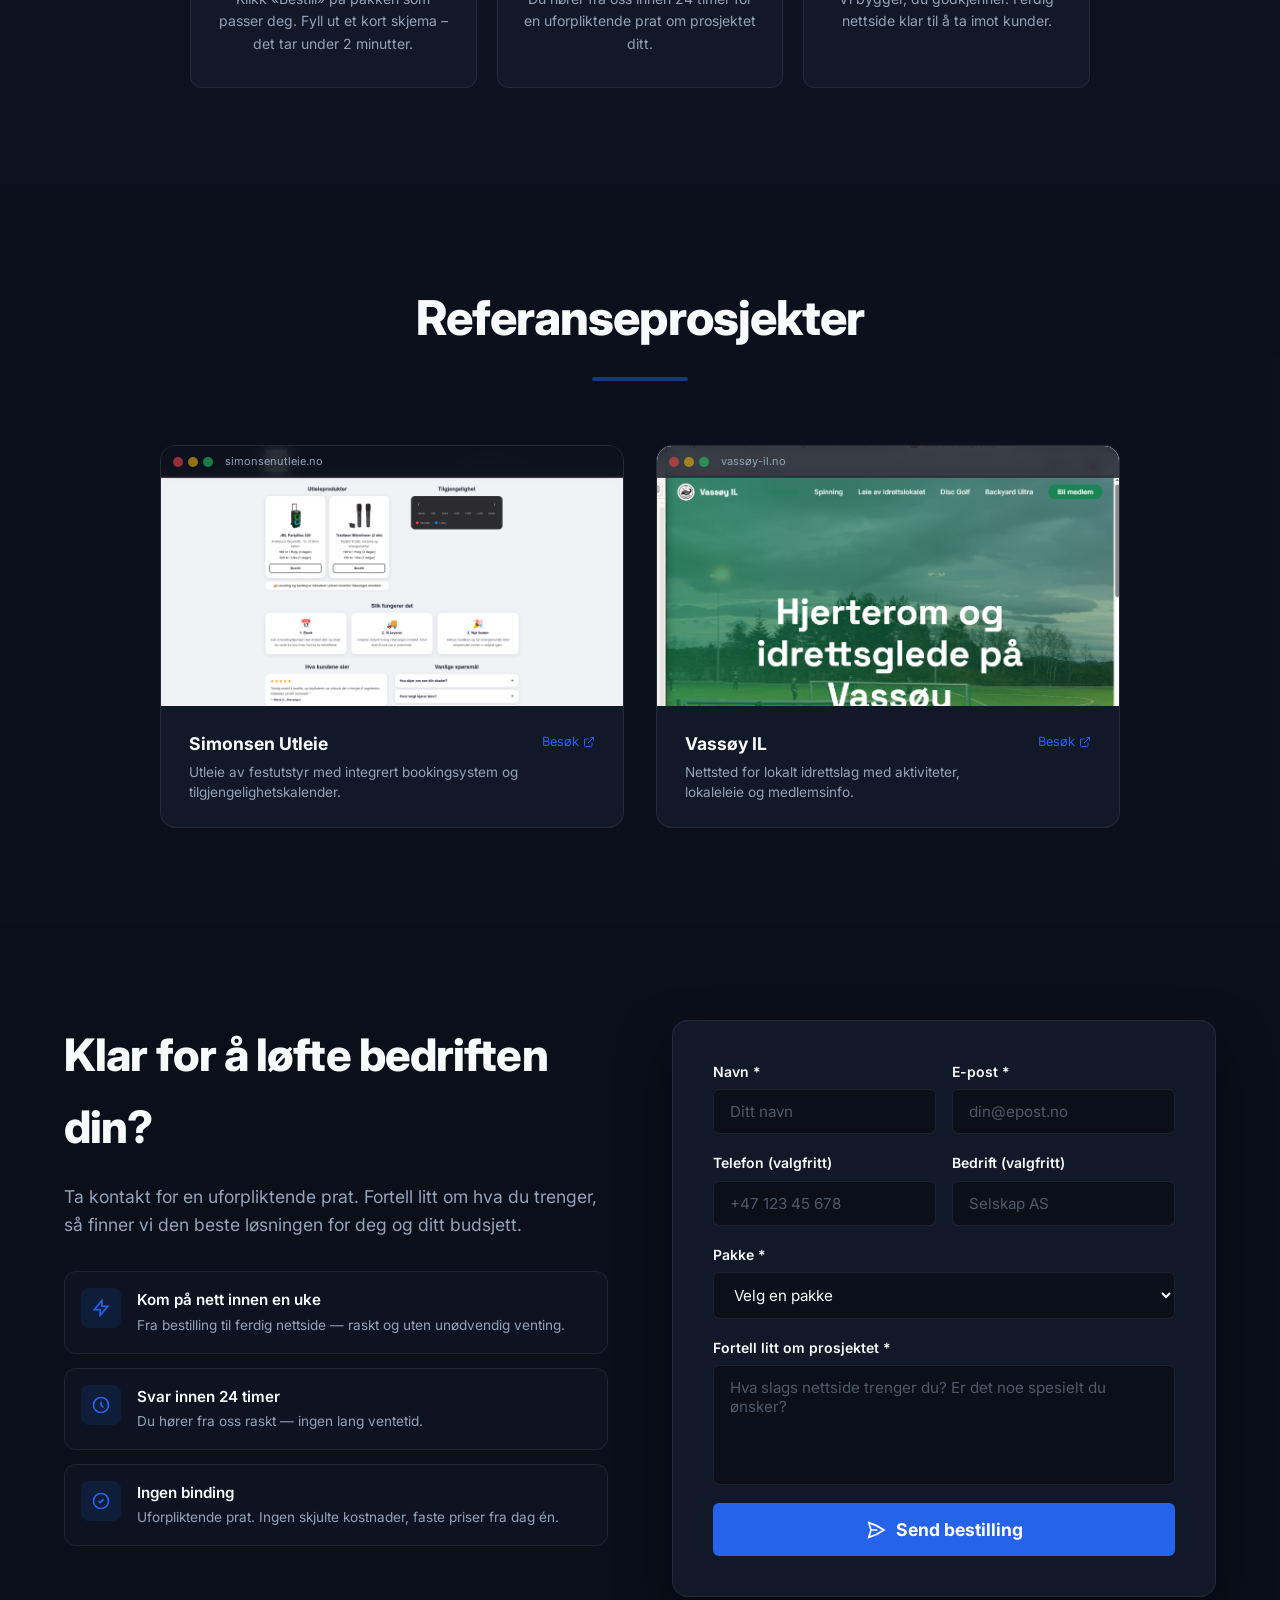
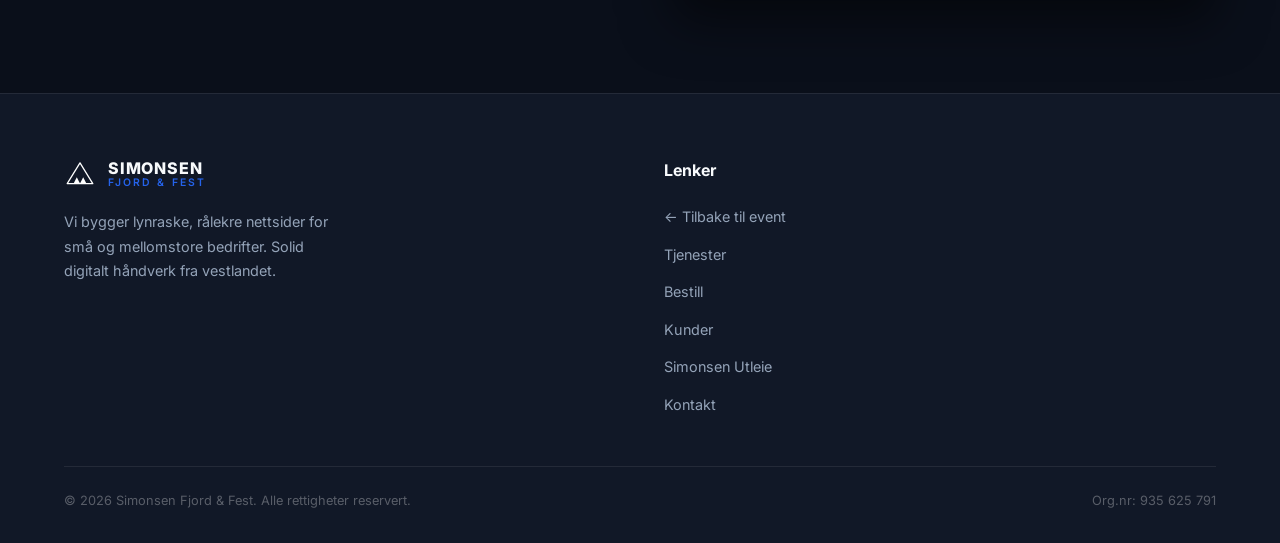
<file: web.html>
<!DOCTYPE html>
<html lang="no">
<head>
  <meta charset="UTF-8">
  <meta name="viewport" content="width=device-width, initial-scale=1.0">
  <title>Simonsen Fjord & Fest — Profesjonelle nettsider</title>
  <meta name="description" content="Vi bygger lynraske, rålekre nettsider for småbedrifter. Solid digitalt håndverk fra Vestlandet.">
  <link rel="preconnect" href="https://fonts.googleapis.com">
  <link href="https://fonts.googleapis.com/css2?family=Inter:wght@400;500;600;700;800;900&display=swap" rel="stylesheet">
  <style>
    *, *::before, *::after { box-sizing: border-box; margin: 0; padding: 0; }
    :root {
      --bg: #0a0f1a;
      --card: #111827;
      --primary: #2563eb;
      --primary-hover: #1d4ed8;
      --primary-light: rgba(37,99,235,0.12);
      --text: #f8fafc;
      --muted: #94a3b8;
      --border: rgba(255,255,255,0.08);
      --shadow: 0 25px 50px rgba(0,0,0,0.5);
    }
    html { scroll-behavior: smooth; }
    body { font-family: 'Inter', sans-serif; background: var(--bg); color: var(--text); line-height: 1.6; }
    .fade-in { opacity: 0; transform: translateY(24px); transition: opacity 0.7s ease, transform 0.7s ease; }
    .fade-in.visible { opacity: 1; transform: none; }
    .delay-1 { transition-delay: 0.1s; }
    .delay-2 { transition-delay: 0.2s; }
    .delay-3 { transition-delay: 0.3s; }
    .container { max-width: 1200px; margin: 0 auto; padding: 0 24px; }
    .section { padding: 96px 0; }

    /* NAV */
    nav { position: fixed; top: 0; left: 0; right: 0; z-index: 100; padding: 24px 0; transition: all 0.3s; }
    nav.scrolled { background: rgba(10,15,26,0.85); backdrop-filter: blur(12px); padding: 16px 0; border-bottom: 1px solid var(--border); }
    .nav-inner { display: flex; align-items: center; justify-content: space-between; }
    .logo { display: flex; align-items: center; gap: 12px; text-decoration: none; color: var(--text); }
    .logo-text { display: flex; flex-direction: column; line-height: 1; }
    .logo-name { font-weight: 800; font-size: 1rem; letter-spacing: 0.05em; }
    .logo-sub { font-size: 0.65rem; font-weight: 600; letter-spacing: 0.2em; color: var(--primary); margin-top: 2px; }
    .nav-links { display: flex; align-items: center; gap: 32px; list-style: none; }
    .nav-links a { text-decoration: none; color: rgba(255,255,255,0.7); font-size: 0.875rem; font-weight: 500; transition: color 0.2s; }
    .nav-links a:hover { color: #fff; }
    .nav-cta { background: var(--primary) !important; color: #fff !important; padding: 10px 20px !important; border-radius: 4px; }
    .nav-cta:hover { background: var(--primary-hover) !important; }

    /* HERO */
    #hjem { min-height: 100vh; display: flex; align-items: center; justify-content: center; text-align: center; position: relative; overflow: hidden; }
    .hero-bg { position: absolute; inset: 0; background: url('images/hero-fjord.png') center/cover no-repeat; }
    .hero-overlay { position: absolute; inset: 0; background: linear-gradient(to bottom, rgba(10,15,26,0.5) 0%, rgba(10,15,26,0.65) 60%, rgba(10,15,26,1) 100%); }
    .hero-content { position: relative; z-index: 2; max-width: 900px; margin: 0 auto; padding: 0 24px; }
    .hero-content h1 { font-size: clamp(2.5rem, 7vw, 5rem); font-weight: 900; line-height: 1.05; margin-bottom: 24px; letter-spacing: -0.02em; }
    .hero-content p { font-size: 1.2rem; color: var(--muted); max-width: 640px; margin: 0 auto 40px; }
    .hero-buttons { display: flex; gap: 16px; justify-content: center; flex-wrap: wrap; }
    .btn { display: inline-block; padding: 16px 32px; border-radius: 4px; font-weight: 700; font-size: 1rem; text-decoration: none; transition: all 0.2s; cursor: pointer; border: none; font-family: inherit; }
    .btn-primary { background: var(--primary); color: #fff; }
    .btn-primary:hover { background: var(--primary-hover); transform: scale(1.02); }
    .btn-secondary { background: rgba(255,255,255,0.1); color: #fff; border: 1px solid rgba(255,255,255,0.2); }
    .btn-secondary:hover { background: rgba(255,255,255,0.15); }
    .hero-scroll { position: absolute; bottom: 32px; left: 50%; transform: translateX(-50%); color: var(--muted); animation: bounce 2s infinite; }
    @keyframes bounce { 0%,100% { transform: translateX(-50%) translateY(0); } 50% { transform: translateX(-50%) translateY(8px); } }

    /* SERVICES */
    #tjenester { background: var(--bg); }
    .section-header { text-align: center; max-width: 700px; margin: 0 auto 64px; }
    .section-header h2 { font-size: clamp(2rem, 4vw, 3rem); font-weight: 800; margin-bottom: 20px; letter-spacing: -0.02em; }
    .section-header p { color: var(--muted); font-size: 1.1rem; }
    .grid-2 { display: grid; grid-template-columns: repeat(2, 1fr); gap: 24px; }
    .service-card { padding: 40px; background: var(--card); border: 1px solid var(--border); border-radius: 12px; position: relative; overflow: hidden; transition: border-color 0.2s; }
    .service-card:hover { border-color: rgba(37,99,235,0.5); }
    .service-card::before { content: ''; position: absolute; top: -20px; right: -20px; width: 120px; height: 120px; background: var(--primary-light); border-radius: 50%; filter: blur(40px); }
    .service-icon { width: 48px; height: 48px; margin-bottom: 24px; color: var(--primary); }
    .service-card h3 { font-size: 1.4rem; font-weight: 700; margin-bottom: 12px; }
    .service-card p { color: var(--muted); line-height: 1.7; }

    /* ORDER */
    #bestill { background: rgba(17,24,39,0.4); padding: 96px 0; }
    .packages-grid { display: grid; grid-template-columns: repeat(2, 1fr); gap: 32px; max-width: 760px; margin: 0 auto 24px; }
    .package-card { background: var(--card); border: 1px solid var(--border); border-radius: 16px; padding: 40px; display: flex; flex-direction: column; position: relative; box-shadow: var(--shadow); }
    .package-card.popular { border-color: var(--primary); transform: scale(1.03); box-shadow: 0 25px 50px rgba(37,99,235,0.2); }
    .popular-badge { position: absolute; top: 0; left: 50%; transform: translate(-50%,-50%); background: var(--primary); color: #fff; font-size: 0.7rem; font-weight: 800; letter-spacing: 0.15em; text-transform: uppercase; padding: 4px 16px; border-radius: 999px; white-space: nowrap; }
    .package-name { font-size: 1.5rem; font-weight: 800; margin-bottom: 4px; }
    .package-tagline { color: var(--muted); font-size: 0.9rem; margin-bottom: 24px; }
    .package-price { display: flex; align-items: baseline; gap: 6px; margin-bottom: 24px; }
    .package-price .amount { font-size: 3.5rem; font-weight: 900; letter-spacing: -0.03em; }
    .package-price .unit { color: var(--muted); font-weight: 500; }
    .package-features { list-style: none; margin-bottom: 32px; flex: 1; }
    .package-features li { display: flex; align-items: flex-start; gap: 12px; padding: 8px 0; font-size: 0.9rem; color: rgba(255,255,255,0.8); border-bottom: 1px solid var(--border); }
    .package-features li:last-child { border-bottom: none; }
    .package-features li svg { flex-shrink: 0; margin-top: 2px; }
    .btn-package { width: 100%; padding: 16px; border-radius: 4px; font-weight: 700; font-size: 1rem; cursor: pointer; border: none; transition: all 0.2s; font-family: inherit; }
    .btn-package:hover { transform: scale(1.02); }
    .btn-package.primary-btn { background: var(--primary); color: #fff; }
    .btn-package.primary-btn:hover { background: var(--primary-hover); }
    .btn-package.secondary-btn { background: rgba(255,255,255,0.08); color: #fff; }
    .btn-package.secondary-btn:hover { background: rgba(255,255,255,0.14); }
    .monthly-note { display: flex; align-items: center; justify-content: center; gap: 10px; background: var(--card); border: 1px solid var(--border); border-radius: 999px; padding: 12px 24px; font-size: 0.875rem; color: var(--muted); max-width: 580px; margin: 0 auto 64px; }
    .monthly-note strong { color: var(--text); }
    .how-it-works h3 { text-align: center; font-size: 1.5rem; font-weight: 700; margin-bottom: 40px; }
    .steps-grid { display: grid; grid-template-columns: repeat(3, 1fr); gap: 20px; max-width: 900px; margin: 0 auto; }
    .step-card { background: var(--card); border: 1px solid var(--border); border-radius: 12px; padding: 32px 24px; text-align: center; }
    .step-icon { width: 56px; height: 56px; background: var(--primary-light); border-radius: 50%; display: flex; align-items: center; justify-content: center; margin: 0 auto 20px; color: var(--primary); }
    .step-card h4 { font-weight: 700; margin-bottom: 8px; }
    .step-card p { font-size: 0.875rem; color: var(--muted); line-height: 1.6; }

    /* PORTFOLIO */
    #anmeldelser { background: rgba(17,24,39,0.2); }
    .section-divider { width: 96px; height: 4px; background: rgba(37,99,235,0.5); border-radius: 2px; margin: 16px auto 0; }
    .portfolio-grid { display: grid; grid-template-columns: repeat(2, 1fr); gap: 32px; max-width: 960px; margin: 0 auto; }
    .portfolio-card { background: var(--card); border: 1px solid var(--border); border-radius: 16px; overflow: hidden; transition: border-color 0.3s, transform 0.3s; }
    .portfolio-card:hover { border-color: rgba(37,99,235,0.4); transform: translateY(-4px); }
    .portfolio-screenshot { position: relative; overflow: hidden; aspect-ratio: 16/9; background: #0d1117; }
    .portfolio-screenshot img { width: 100%; height: 100%; object-fit: cover; object-position: top; transition: transform 0.7s ease; display: block; }
    .portfolio-card:hover .portfolio-screenshot img { transform: scale(1.04); }
    .browser-bar { position: absolute; top: 0; left: 0; right: 0; height: 32px; background: rgba(10,15,26,0.8); backdrop-filter: blur(8px); display: flex; align-items: center; padding: 0 12px; gap: 8px; border-bottom: 1px solid rgba(255,255,255,0.06); }
    .browser-dots { display: flex; gap: 5px; }
    .browser-dots span { width: 10px; height: 10px; border-radius: 50%; }
    .dot-red { background: rgba(239,68,68,0.6); }
    .dot-yellow { background: rgba(234,179,8,0.6); }
    .dot-green { background: rgba(34,197,94,0.6); }
    .browser-url { font-size: 11px; color: var(--muted); margin-left: 4px; }
    .portfolio-info { padding: 24px 28px; display: flex; align-items: flex-start; justify-content: space-between; gap: 16px; }
    .portfolio-info h3 { font-size: 1.1rem; font-weight: 700; margin-bottom: 4px; }
    .portfolio-info p { font-size: 0.85rem; color: var(--muted); line-height: 1.5; }
    .portfolio-link { display: flex; align-items: center; gap: 4px; font-size: 0.8rem; color: var(--primary); text-decoration: none; white-space: nowrap; margin-top: 2px; flex-shrink: 0; }
    .portfolio-link:hover { text-decoration: underline; }

    /* CONTACT */
    #kontakt { background: var(--bg); }
    .contact-grid { display: grid; grid-template-columns: 1fr 1fr; gap: 64px; align-items: start; }
    .contact-left h2 { font-size: clamp(2rem, 3.5vw, 2.8rem); font-weight: 800; margin-bottom: 20px; letter-spacing: -0.02em; }
    .contact-left > p { color: var(--muted); font-size: 1.1rem; margin-bottom: 32px; }
    .contact-points { display: flex; flex-direction: column; gap: 14px; }
    .contact-point { display: flex; align-items: flex-start; gap: 16px; padding: 16px; background: rgba(17,24,39,0.5); border: 1px solid var(--border); border-radius: 12px; }
    .contact-point-icon { width: 40px; height: 40px; background: var(--primary-light); border-radius: 8px; display: flex; align-items: center; justify-content: center; color: var(--primary); flex-shrink: 0; }
    .contact-point h4 { font-weight: 600; margin-bottom: 2px; font-size: 0.95rem; }
    .contact-point p { font-size: 0.85rem; color: var(--muted); }
    .contact-form-wrapper { background: var(--card); border: 1px solid var(--border); border-radius: 16px; padding: 40px; box-shadow: var(--shadow); position: relative; overflow: hidden; }
    .form-row { display: grid; grid-template-columns: 1fr 1fr; gap: 16px; }
    .form-group { display: flex; flex-direction: column; gap: 6px; margin-bottom: 18px; }
    .form-group label { font-size: 0.875rem; font-weight: 600; }
    .form-group input, .form-group select, .form-group textarea { background: var(--bg); border: 1px solid var(--border); border-radius: 6px; padding: 12px 16px; color: var(--text); font-family: inherit; font-size: 0.95rem; transition: border-color 0.2s; outline: none; width: 100%; }
    .form-group input:focus, .form-group select:focus, .form-group textarea:focus { border-color: var(--primary); }
    .form-group select option { background: var(--card); }
    .form-group textarea { resize: none; min-height: 120px; }
    .btn-submit { width: 100%; padding: 16px; background: var(--primary); color: #fff; border: none; border-radius: 6px; font-size: 1.1rem; font-weight: 700; cursor: pointer; display: flex; align-items: center; justify-content: center; gap: 10px; transition: all 0.2s; font-family: inherit; }
    .btn-submit:hover { background: var(--primary-hover); transform: scale(1.01); }
    .success-message { display: none; position: absolute; inset: 0; background: var(--card); z-index: 10; flex-direction: column; align-items: center; justify-content: center; text-align: center; padding: 40px; }
    .success-message.show { display: flex; }
    .success-icon { width: 80px; height: 80px; background: var(--primary-light); border-radius: 50%; display: flex; align-items: center; justify-content: center; margin: 0 auto 24px; color: var(--primary); }
    .success-message h3 { font-size: 1.8rem; font-weight: 800; margin-bottom: 12px; }
    .success-message p { color: var(--muted); margin-bottom: 24px; }

    /* FOOTER */
    footer { background: var(--card); border-top: 1px solid var(--border); padding: 64px 0 32px; }
    .footer-grid { display: grid; grid-template-columns: 1fr 1fr; gap: 48px; margin-bottom: 48px; }
    .footer-desc { color: var(--muted); font-size: 0.9rem; max-width: 280px; line-height: 1.7; margin-top: 20px; }
    .footer-links h4 { font-weight: 700; margin-bottom: 20px; }
    .footer-links ul { list-style: none; display: flex; flex-direction: column; gap: 12px; }
    .footer-links a { text-decoration: none; color: var(--muted); font-size: 0.9rem; transition: color 0.2s; }
    .footer-links a:hover { color: var(--primary); }
    .footer-bottom { border-top: 1px solid var(--border); padding-top: 24px; display: flex; justify-content: space-between; align-items: center; flex-wrap: wrap; gap: 12px; }
    .footer-bottom p { font-size: 0.8rem; color: rgba(255,255,255,0.3); }

    @media (max-width: 768px) {
      .nav-links { display: none; }
      .grid-2, .packages-grid, .steps-grid, .portfolio-grid, .contact-grid, .footer-grid { grid-template-columns: 1fr; }
      .form-row { grid-template-columns: 1fr; }
      .package-card.popular { transform: none; }
    }
    ::placeholder { color: rgba(148,163,184,0.5); }
  </style>
</head>
<body>

<!-- NAV -->
<nav id="navbar">
  <div class="container">
    <div class="nav-inner">
      <a href="#hjem" class="logo">
        <svg width="36" height="36" viewBox="0 0 100 100" fill="none">
          <path d="M50 15L90 80H10L50 15Z" stroke="white" stroke-width="4" stroke-linejoin="round"/>
          <path d="M30 80L40 60L50 80H30Z" fill="white"/>
          <path d="M70 80L60 60L50 80H70Z" fill="white"/>
        </svg>
        <div class="logo-text">
          <span class="logo-name">SIMONSEN</span>
          <span class="logo-sub">FJORD & FEST</span>
        </div>
      </a>
      <ul class="nav-links">
        <li><a href="index.html">← Event</a></li>
        <li><a href="#tjenester">Tjenester</a></li>
        <li><a href="#bestill">Bestill</a></li>
        <li><a href="#anmeldelser">Kunder</a></li>
        <li><a href="https://simonsenutleie.no" target="_blank" rel="noopener">Utleie</a></li>
        <li><a href="#kontakt" class="nav-cta">Få et tilbud</a></li>
      </ul>
    </div>
  </div>
</nav>

<!-- HERO -->
<section id="hjem">
  <div class="hero-bg"></div>
  <div class="hero-overlay"></div>
  <div class="hero-content">
    <h1 class="fade-in">Nettsider for de som tør å skille seg ut</h1>
    <p class="fade-in delay-1">Vi bygger lynraske, rålekre nettsider, bookingsystemer og nettbutikker for småbedrifter. Solid digitalt håndverk fra Vestlandet.</p>
    <div class="hero-buttons fade-in delay-2">
      <a href="#bestill" class="btn btn-primary">Start prosjektet</a>
      <a href="#tjenester" class="btn btn-secondary">Se hva vi tilbyr</a>
    </div>
  </div>
  <div class="hero-scroll">
    <svg width="24" height="24" fill="none" stroke="currentColor" stroke-width="2" viewBox="0 0 24 24">
      <path d="M12 5v14M5 12l7 7 7-7"/>
    </svg>
  </div>
</section>

<!-- SERVICES -->
<section id="tjenester" class="section">
  <div class="container">
    <div class="section-header">
      <h2 class="fade-in">Digital grunnmur for din bedrift</h2>
      <p class="fade-in delay-1">Du kan fokusere på det du er best på, mens vi bygger og drifter din tilstedeværelse på nett. Alt samlet på ett sted.</p>
    </div>
    <div class="grid-2">
      <div class="service-card fade-in">
        <svg class="service-icon" fill="none" stroke="currentColor" stroke-width="1.5" viewBox="0 0 24 24">
          <path stroke-linecap="round" stroke-linejoin="round" d="M9 17.25v1.007a3 3 0 01-.879 2.122L7.5 21h9l-.621-.621A3 3 0 0115 18.257V17.25m6-12V15a2.25 2.25 0 01-2.25 2.25H5.25A2.25 2.25 0 013 15V5.25A2.25 2.25 0 015.25 3h13.5A2.25 2.25 0 0121 5.25z"/>
        </svg>
        <h3>Nettsider som konverterer</h3>
        <p>Moderne, lynraske nettsider skreddersydd for din bedrift. Fra enkle presentasjonssider til avanserte webapplikasjoner med sømløs brukeropplevelse på alle enheter.</p>
      </div>
      <div class="service-card fade-in delay-1">
        <svg class="service-icon" fill="none" stroke="currentColor" stroke-width="1.5" viewBox="0 0 24 24">
          <path stroke-linecap="round" stroke-linejoin="round" d="M5.25 14.25h13.5m-13.5 0a3 3 0 01-3-3m3 3a3 3 0 100 6h13.5a3 3 0 100-6m-16.5-3a3 3 0 013-3h13.5a3 3 0 013 3m-19.5 0a4.5 4.5 0 01.9-2.7L5.737 5.1a3.375 3.375 0 012.7-1.35h7.126c1.062 0 2.062.5 2.7 1.35l2.587 3.45a4.5 4.5 0 01.9 2.7m0 0a3 3 0 01-3 3m0 3h.008v.008h-.008v-.008zm0-6h.008v.008h-.008v-.008zm-3 6h.008v.008h-.008v-.008zm0-6h.008v.008h-.008v-.008z"/>
        </svg>
        <h3>Domene & Hosting</h3>
        <p>Vi tar oss av alt det tekniske. Rask, sikker og stabil hosting på moderne servere, komplett med SSL-sertifikat, domenehåndtering og profesjonell e-post.</p>
      </div>
      <div class="service-card fade-in delay-2">
        <svg class="service-icon" fill="none" stroke="currentColor" stroke-width="1.5" viewBox="0 0 24 24">
          <path stroke-linecap="round" stroke-linejoin="round" d="M6.75 3v2.25M17.25 3v2.25M3 18.75V7.5a2.25 2.25 0 012.25-2.25h13.5A2.25 2.25 0 0121 7.5v11.25m-18 0A2.25 2.25 0 005.25 21h13.5A2.25 2.25 0 0021 18.75m-18 0v-7.5A2.25 2.25 0 015.25 9h13.5A2.25 2.25 0 0121 11.25v7.5"/>
        </svg>
        <h3>Bookingsystemer</h3>
        <p>Slipp manuelle avtaler. Vi integrerer smarte, automatiserte bookingsystemer som lar kundene dine bestille døgnet rundt, direkte fra nettsiden.</p>
      </div>
      <div class="service-card fade-in delay-3">
        <svg class="service-icon" fill="none" stroke="currentColor" stroke-width="1.5" viewBox="0 0 24 24">
          <path stroke-linecap="round" stroke-linejoin="round" d="M11.42 15.17L17.25 21A2.652 2.652 0 0021 17.25l-5.877-5.877M11.42 15.17l2.496-3.03c.317-.384.74-.626 1.208-.766M11.42 15.17l-4.655 5.653a2.548 2.548 0 11-3.586-3.586l6.837-5.63m5.108-.233c.55-.164 1.163-.188 1.743-.14a4.5 4.5 0 004.486-6.336l-3.276 3.277a3.004 3.004 0 01-2.25-2.25l3.276-3.276a4.5 4.5 0 00-6.336 4.486c.091 1.076-.071 2.264-.904 2.95l-.102.085m-1.745 1.437L5.909 7.5H4.5L2.25 3.75l1.5-1.5L7.5 4.5v1.409l4.26 4.26m-1.745 1.437l1.745-1.437m6.615 8.206L15.75 15.75M4.867 19.125h.008v.008h-.008v-.008z"/>
        </svg>
        <h3>Vedlikehold & Support</h3>
        <p>En nettside er aldri helt ferdig. Vi tilbyr løpende drift, sikkerhetsoppdateringer, innholdsendringer og teknisk support når du trenger det.</p>
      </div>
    </div>
  </div>
</section>

<!-- ORDER -->
<section id="bestill">
  <div class="container">
    <div class="section-header">
      <h2 class="fade-in">Bestill din nettside</h2>
      <p class="fade-in delay-1">Velg pakken som passer deg best. Ingen overraskelser — faste priser fra dag én.</p>
    </div>
    <div class="packages-grid">
      <div class="package-card fade-in">
        <div class="package-name">Starter</div>
        <div class="package-tagline">Kom i gang på nett</div>
        <div class="package-price"><span class="amount">4 990</span><span class="unit">kr</span></div>
        <ul class="package-features">
          <li><svg width="18" height="18" fill="none" stroke="#94a3b8" stroke-width="2.5" viewBox="0 0 24 24"><path d="M5 13l4 4L19 7"/></svg>Enkel presentasjonsside</li>
          <li><svg width="18" height="18" fill="none" stroke="#94a3b8" stroke-width="2.5" viewBox="0 0 24 24"><path d="M5 13l4 4L19 7"/></svg>1–3 undersider</li>
          <li><svg width="18" height="18" fill="none" stroke="#94a3b8" stroke-width="2.5" viewBox="0 0 24 24"><path d="M5 13l4 4L19 7"/></svg>Responsivt for mobil & nettbrett</li>
          <li><svg width="18" height="18" fill="none" stroke="#94a3b8" stroke-width="2.5" viewBox="0 0 24 24"><path d="M5 13l4 4L19 7"/></svg>Kontaktskjema</li>
          <li><svg width="18" height="18" fill="none" stroke="#94a3b8" stroke-width="2.5" viewBox="0 0 24 24"><path d="M5 13l4 4L19 7"/></svg>Grunnleggende SEO</li>
        </ul>
        <button class="btn-package secondary-btn" onclick="selectPackage('Starter')">Bestill Starter</button>
      </div>
      <div class="package-card popular fade-in delay-1">
        <div class="popular-badge">Mest populær</div>
        <div class="package-name">Business</div>
        <div class="package-tagline">Mer funksjonalitet, mer vekst</div>
        <div class="package-price"><span class="amount">9 990</span><span class="unit">kr</span></div>
        <ul class="package-features">
          <li><svg width="18" height="18" fill="none" stroke="#2563eb" stroke-width="2.5" viewBox="0 0 24 24"><path d="M5 13l4 4L19 7"/></svg>Nettsted opptil 8 sider</li>
          <li><svg width="18" height="18" fill="none" stroke="#2563eb" stroke-width="2.5" viewBox="0 0 24 24"><path d="M5 13l4 4L19 7"/></svg>Integrert bookingsystem</li>
          <li><svg width="18" height="18" fill="none" stroke="#2563eb" stroke-width="2.5" viewBox="0 0 24 24"><path d="M5 13l4 4L19 7"/></svg>Avansert SEO-grunnoppsett</li>
          <li><svg width="18" height="18" fill="none" stroke="#2563eb" stroke-width="2.5" viewBox="0 0 24 24"><path d="M5 13l4 4L19 7"/></svg>Domene + Hosting (1 år inkl.)</li>
          <li><svg width="18" height="18" fill="none" stroke="#2563eb" stroke-width="2.5" viewBox="0 0 24 24"><path d="M5 13l4 4L19 7"/></svg>Google My Business-oppsett</li>
          <li><svg width="18" height="18" fill="none" stroke="#2563eb" stroke-width="2.5" viewBox="0 0 24 24"><path d="M5 13l4 4L19 7"/></svg>Egendefinert e-postadresse</li>
        </ul>
        <button class="btn-package primary-btn" onclick="selectPackage('Business')">Bestill Business</button>
      </div>
    </div>
    <div class="monthly-note fade-in">
      <svg width="16" height="16" fill="none" stroke="#2563eb" stroke-width="2" viewBox="0 0 24 24"><rect x="2" y="3" width="20" height="14" rx="2"/><path d="M8 21h8M12 17v4"/></svg>
      Månedlige utgifter som hosting, e-post og vedlikehold kommer i tillegg — <strong>fra 199 kr/mnd</strong>
    </div>
    <div class="how-it-works">
      <h3>Slik fungerer det</h3>
      <div class="steps-grid">
        <div class="step-card fade-in">
          <div class="step-icon">
            <svg width="28" height="28" fill="none" stroke="currentColor" stroke-width="2" viewBox="0 0 24 24"><path d="M9 12l2 2 4-4m6 2a9 9 0 11-18 0 9 9 0 0118 0z"/></svg>
          </div>
          <h4>1. Velg pakke</h4>
          <p>Klikk «Bestill» på pakken som passer deg. Fyll ut et kort skjema – det tar under 2 minutter.</p>
        </div>
        <div class="step-card fade-in delay-1">
          <div class="step-icon">
            <svg width="28" height="28" fill="none" stroke="currentColor" stroke-width="2" viewBox="0 0 24 24"><path d="M2.25 6.75c0 8.284 6.716 15 15 15h2.25a2.25 2.25 0 002.25-2.25v-1.372c0-.516-.351-.966-.852-1.091l-4.423-1.106c-.44-.11-.902.055-1.173.417l-.97 1.293c-.282.376-.769.542-1.21.38a12.035 12.035 0 01-7.143-7.143c-.162-.441.004-.928.38-1.21l1.293-.97c.363-.271.527-.734.417-1.173L6.963 3.102a1.125 1.125 0 00-1.091-.852H4.5A2.25 2.25 0 002.25 4.5v2.25z"/></svg>
          </div>
          <h4>2. Vi tar kontakt</h4>
          <p>Du hører fra oss innen 24 timer for en uforpliktende prat om prosjektet ditt.</p>
        </div>
        <div class="step-card fade-in delay-2">
          <div class="step-icon">
            <svg width="28" height="28" fill="none" stroke="currentColor" stroke-width="2" viewBox="0 0 24 24"><circle cx="12" cy="12" r="10"/><path d="M2 12h20M12 2a15.3 15.3 0 010 20M12 2a15.3 15.3 0 000 20"/></svg>
          </div>
          <h4>3. Nettsiden din er live</h4>
          <p>Vi bygger, du godkjenner. Ferdig nettside klar til å ta imot kunder.</p>
        </div>
      </div>
    </div>
  </div>
</section>

<!-- PORTFOLIO / REFERANSER -->
<section id="anmeldelser" class="section">
  <div class="container">
    <div class="section-header">
      <h2 class="fade-in">Referanseprosjekter</h2>
      <div class="section-divider"></div>
    </div>
    <div class="portfolio-grid">

      <div class="portfolio-card fade-in">
        <div class="portfolio-screenshot">
          <img src="images/screenshot-simonsenutleie.png" alt="Simonsen Utleie nettside">
          <div class="browser-bar">
            <div class="browser-dots">
              <span class="dot-red"></span>
              <span class="dot-yellow"></span>
              <span class="dot-green"></span>
            </div>
            <span class="browser-url">simonsenutleie.no</span>
          </div>
        </div>
        <div class="portfolio-info">
          <div>
            <h3>Simonsen Utleie</h3>
            <p>Utleie av festutstyr med integrert bookingsystem og tilgjengelighetskalender.</p>
          </div>
          <a href="https://simonsenutleie.no" target="_blank" rel="noopener noreferrer" class="portfolio-link">
            Besøk
            <svg width="12" height="12" fill="none" stroke="currentColor" stroke-width="2" viewBox="0 0 24 24"><path d="M18 13v6a2 2 0 01-2 2H5a2 2 0 01-2-2V8a2 2 0 012-2h6M15 3h6v6M10 14L21 3"/></svg>
          </a>
        </div>
      </div>

      <div class="portfolio-card fade-in delay-1">
        <div class="portfolio-screenshot">
          <img src="images/screenshot-vassoy-il.png" alt="Vassøy IL nettside">
          <div class="browser-bar">
            <div class="browser-dots">
              <span class="dot-red"></span>
              <span class="dot-yellow"></span>
              <span class="dot-green"></span>
            </div>
            <span class="browser-url">vassøy-il.no</span>
          </div>
        </div>
        <div class="portfolio-info">
          <div>
            <h3>Vassøy IL</h3>
            <p>Nettsted for lokalt idrettslag med aktiviteter, lokaleleie og medlemsinfo.</p>
          </div>
          <a href="https://vassøy-il.no" target="_blank" rel="noopener noreferrer" class="portfolio-link">
            Besøk
            <svg width="12" height="12" fill="none" stroke="currentColor" stroke-width="2" viewBox="0 0 24 24"><path d="M18 13v6a2 2 0 01-2 2H5a2 2 0 01-2-2V8a2 2 0 012-2h6M15 3h6v6M10 14L21 3"/></svg>
          </a>
        </div>
      </div>

    </div>
  </div>
</section>

<!-- CONTACT -->
<section id="kontakt" class="section">
  <div class="container">
    <div class="contact-grid">
      <div class="contact-left fade-in">
        <h2>Klar for å løfte bedriften din?</h2>
        <p>Ta kontakt for en uforpliktende prat. Fortell litt om hva du trenger, så finner vi den beste løsningen for deg og ditt budsjett.</p>
        <div class="contact-points">
          <div class="contact-point">
            <div class="contact-point-icon">
              <svg width="20" height="20" fill="none" stroke="currentColor" stroke-width="2" viewBox="0 0 24 24"><path d="M13 10V3L4 14h7v7l9-11h-7z"/></svg>
            </div>
            <div><h4>Kom på nett innen en uke</h4><p>Fra bestilling til ferdig nettside — raskt og uten unødvendig venting.</p></div>
          </div>
          <div class="contact-point">
            <div class="contact-point-icon">
              <svg width="20" height="20" fill="none" stroke="currentColor" stroke-width="2" viewBox="0 0 24 24"><path d="M12 8v4l3 3m6-3a9 9 0 11-18 0 9 9 0 0118 0z"/></svg>
            </div>
            <div><h4>Svar innen 24 timer</h4><p>Du hører fra oss raskt — ingen lang ventetid.</p></div>
          </div>
          <div class="contact-point">
            <div class="contact-point-icon">
              <svg width="20" height="20" fill="none" stroke="currentColor" stroke-width="2" viewBox="0 0 24 24"><path d="M9 12l2 2 4-4m6 2a9 9 0 11-18 0 9 9 0 0118 0z"/></svg>
            </div>
            <div><h4>Ingen binding</h4><p>Uforpliktende prat. Ingen skjulte kostnader, faste priser fra dag én.</p></div>
          </div>
        </div>
      </div>
      <div class="fade-in delay-1">
        <div class="contact-form-wrapper">
          <div class="success-message" id="successMsg">
            <div class="success-icon">
              <svg width="40" height="40" fill="none" stroke="currentColor" stroke-width="2" viewBox="0 0 24 24"><path d="M9 12l2 2 4-4m6 2a9 9 0 11-18 0 9 9 0 0118 0z"/></svg>
            </div>
            <h3>Takk for din bestilling!</h3>
            <p>Vi har mottatt din henvendelse og tar kontakt innen 24 timer.</p>
            <button class="btn btn-secondary" onclick="document.getElementById('successMsg').classList.remove('show')">Send en ny melding</button>
          </div>
          <form id="contactForm" action="https://formspree.io/f/YOUR_FORM_ID" method="POST">
            <div class="form-row">
              <div class="form-group">
                <label for="name">Navn *</label>
                <input type="text" id="name" name="name" placeholder="Ditt navn" required>
              </div>
              <div class="form-group">
                <label for="email">E-post *</label>
                <input type="email" id="email" name="email" placeholder="din@epost.no" required>
              </div>
            </div>
            <div class="form-row">
              <div class="form-group">
                <label for="phone">Telefon (valgfritt)</label>
                <input type="tel" id="phone" name="phone" placeholder="+47 123 45 678">
              </div>
              <div class="form-group">
                <label for="company">Bedrift (valgfritt)</label>
                <input type="text" id="company" name="company" placeholder="Selskap AS">
              </div>
            </div>
            <div class="form-group">
              <label for="service">Pakke *</label>
              <select id="service" name="service" required>
                <option value="" disabled selected>Velg en pakke</option>
                <option value="Starter">Starter (4 990 kr)</option>
                <option value="Business">Business (9 990 kr)</option>
                <option value="Annet">Annet / Spesialtilpasning</option>
              </select>
            </div>
            <div class="form-group">
              <label for="message">Fortell litt om prosjektet *</label>
              <textarea id="message" name="message" placeholder="Hva slags nettside trenger du? Er det noe spesielt du ønsker?" required></textarea>
            </div>
            <button type="submit" class="btn-submit" id="submitBtn">
              <svg width="20" height="20" fill="none" stroke="currentColor" stroke-width="2" viewBox="0 0 24 24"><path d="M6 12L3.269 3.126A59.768 59.768 0 0121.485 12 59.77 59.77 0 013.27 20.876L5.999 12zm0 0h7.5"/></svg>
              Send bestilling
            </button>
          </form>
        </div>
      </div>
    </div>
  </div>
</section>

<!-- FOOTER -->
<footer>
  <div class="container">
    <div class="footer-grid">
      <div>
        <a href="#hjem" class="logo">
          <svg width="32" height="32" viewBox="0 0 100 100" fill="none">
            <path d="M50 15L90 80H10L50 15Z" stroke="white" stroke-width="4" stroke-linejoin="round"/>
            <path d="M30 80L40 60L50 80H30Z" fill="white"/>
            <path d="M70 80L60 60L50 80H70Z" fill="white"/>
          </svg>
          <div class="logo-text">
            <span class="logo-name">SIMONSEN</span>
            <span class="logo-sub">FJORD & FEST</span>
          </div>
        </a>
        <p class="footer-desc">Vi bygger lynraske, rålekre nettsider for små og mellomstore bedrifter. Solid digitalt håndverk fra vestlandet.</p>
      </div>
      <div class="footer-links">
        <h4>Lenker</h4>
        <ul>
          <li><a href="index.html">← Tilbake til event</a></li>
          <li><a href="#tjenester">Tjenester</a></li>
          <li><a href="#bestill">Bestill</a></li>
          <li><a href="#anmeldelser">Kunder</a></li>
          <li><a href="https://simonsenutleie.no" target="_blank">Simonsen Utleie</a></li>
          <li><a href="#kontakt">Kontakt</a></li>
        </ul>
      </div>
    </div>
    <div class="footer-bottom">
      <p>© 2026 Simonsen Fjord & Fest. Alle rettigheter reservert.</p>
      <p>Org.nr: 935 625 791</p>
    </div>
  </div>
</footer>

<script>
  const navbar = document.getElementById('navbar');
  window.addEventListener('scroll', () => {
    navbar.classList.toggle('scrolled', window.scrollY > 20);
  });

  const observer = new IntersectionObserver((entries) => {
    entries.forEach(e => { if (e.isIntersecting) { e.target.classList.add('visible'); observer.unobserve(e.target); } });
  }, { threshold: 0.1 });
  document.querySelectorAll('.fade-in').forEach(el => observer.observe(el));

  function selectPackage(name) {
    document.getElementById('service').value = name;
    document.getElementById('kontakt').scrollIntoView({ behavior: 'smooth' });
  }

  document.getElementById('contactForm').addEventListener('submit', async (e) => {
    e.preventDefault();
    const btn = document.getElementById('submitBtn');
    btn.textContent = 'Sender...';
    btn.disabled = true;
    try {
      const res = await fetch(e.target.action, { method: 'POST', body: new FormData(e.target), headers: { 'Accept': 'application/json' } });
      if (res.ok) {
        document.getElementById('successMsg').classList.add('show');
        e.target.reset();
      } else {
        alert('Noe gikk galt. Prøv igjen.');
      }
    } catch { alert('Kunne ikke sende. Sjekk nettforbindelsen.'); }
    btn.innerHTML = '<svg width="20" height="20" fill="none" stroke="currentColor" stroke-width="2" viewBox="0 0 24 24"><path d="M6 12L3.269 3.126A59.768 59.768 0 0121.485 12 59.77 59.77 0 013.27 20.876L5.999 12zm0 0h7.5"/></svg> Send bestilling';
    btn.disabled = false;
  });
</script>
</body>
</html>
</file>
